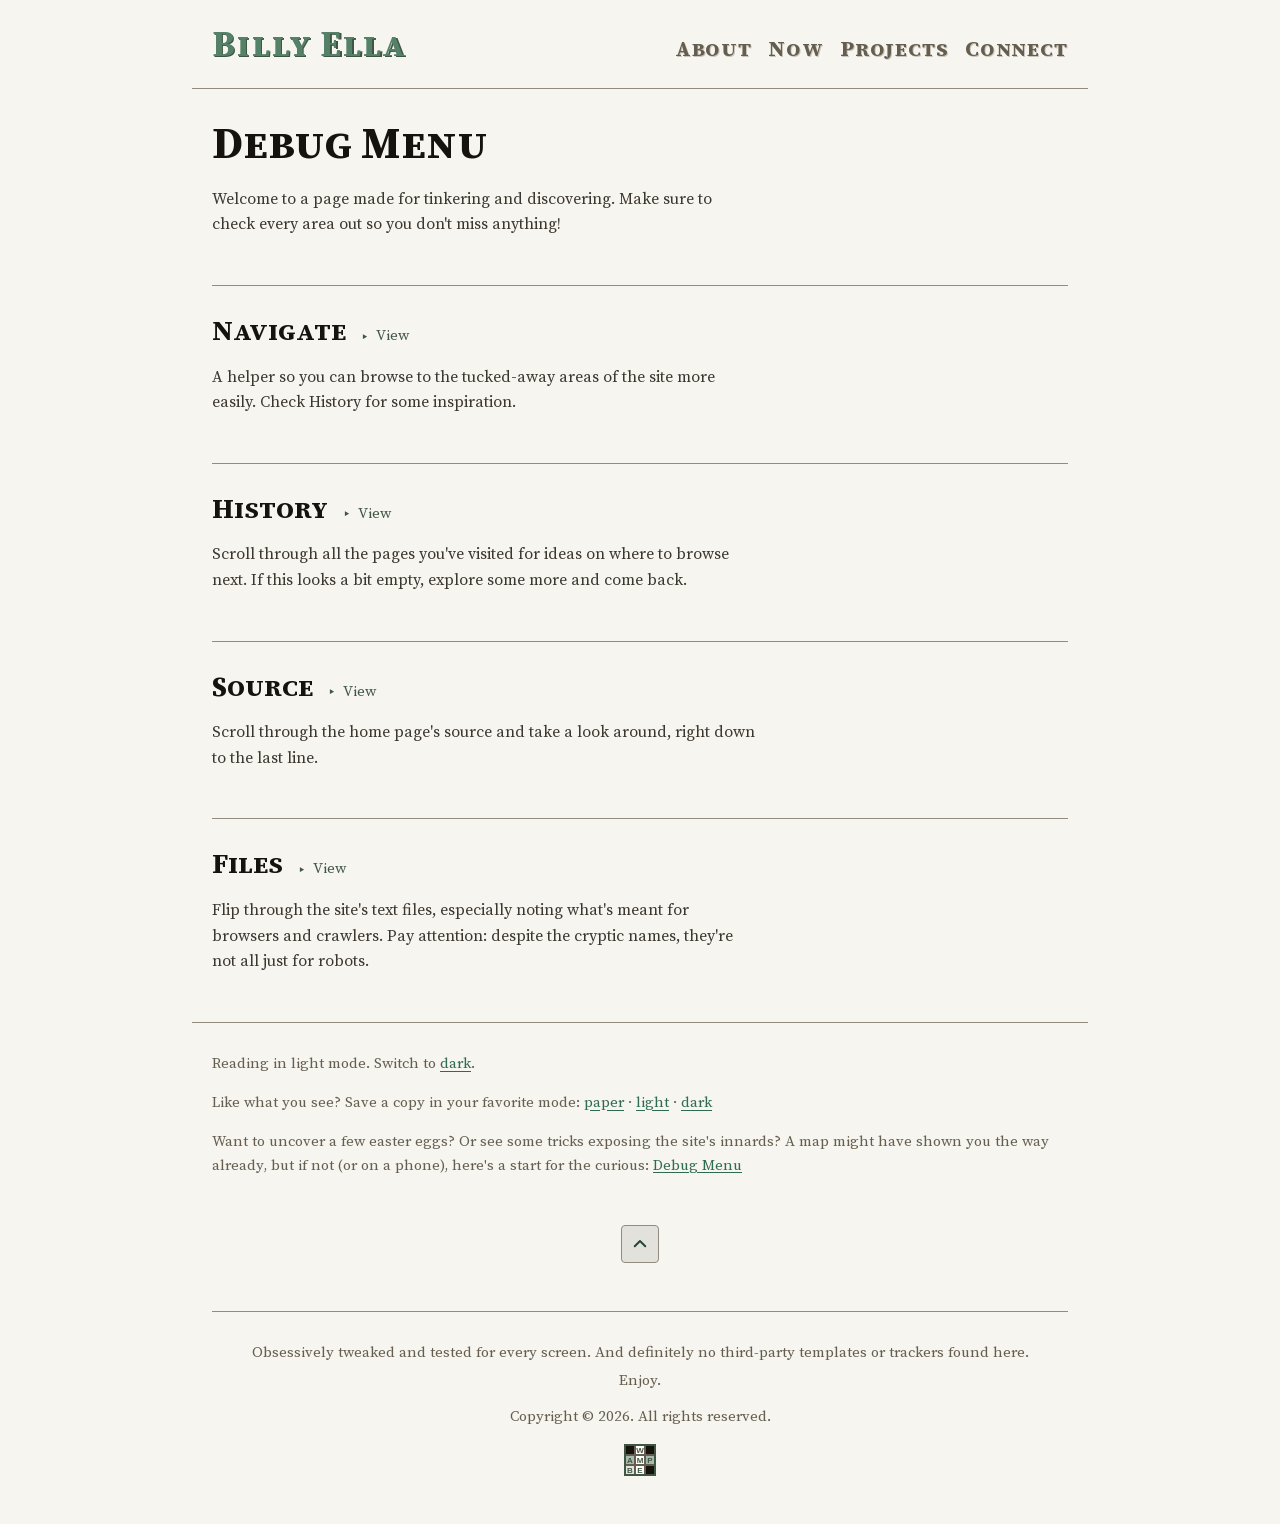
<file: debug/index.html>
<!doctype html>
<html lang="en">
  <head>
    <meta charset="UTF-8" /><meta http-equiv="Content-Security-Policy" content="default-src 'none'; script-src 'self' 'sha256-KefHrFZMYR0f2i9cxBSf4rLm8jeDpmTRTpuXYvpNRAk='; style-src 'self'; img-src 'self'; font-src 'self'; connect-src 'self'; manifest-src 'self'; base-uri 'self'; form-action 'none'; object-src 'none'" />
    <meta name="viewport" content="width=device-width, initial-scale=1" />
    <title>Billy Ella | Debug Menu</title>
    
    
    <meta name="description" content="A page for the curious, especially if you're on a phone." />
    <meta property="og:type" content="website" />
    <meta property="og:title" content="Debug Menu" />
    <meta property="og:description" content="A page for the curious, especially if you're on a phone." />
    <meta property="og:image" content="https://williamella.com/assets/og-card.png" />
    <meta property="og:url" content="https://williamella.com/debug/" />
    <meta name="twitter:card" content="summary_large_image" />
    <link rel="canonical" href="https://williamella.com/debug/" />
    
    
    <meta
      property="og:image:alt"
      content="A small crossword grid on a dark background, with one column and one square shaded apart."
    />
    <meta
      name="twitter:image:alt"
      content="A small crossword grid on a dark background, with one column and one square shaded apart."
    />
    <meta property="og:site_name" content="Billy Ella" />
    
    
    <meta name="theme-color" content="#f7f5ef" media="(prefers-color-scheme: light)" />
    <meta name="theme-color" content="#23211d" media="(prefers-color-scheme: dark)" />
    
    <link rel="icon" href="../assets/favicon.svg" type="image/svg+xml" />
    <link rel="apple-touch-icon" href="../apple-touch-icon.png" />
    <link rel="manifest" href="../manifest.webmanifest" />
    
    <meta name="color-scheme" content="light dark" />
    <script>if(navigator.standalone===true){
document.documentElement.setAttribute("data-home-app","");
}
try{
const saved=localStorage.getItem("mode");
if(saved==="light"||saved==="dark"){
document.documentElement.setAttribute("data-mode",saved);
document.querySelector("meta[name=color-scheme]").content=saved;
}
}catch{
}
{
const root=document.documentElement;
const handOff=()=>{
if(!document.querySelector('meta[name="darkreader"]')){
return false;
}
if(!root.hasAttribute("data-mode")){
root.setAttribute("data-mode","dark");
root.setAttribute("data-mode-source","extension");
document.querySelector("meta[name=color-scheme]").content="dark";
}
const lock=document.createElement("meta");
lock.name="darkreader-lock";
document.head.append(lock);
return true;
};
if(!handOff()){
const watch=new MutationObserver(()=>handOff()&&watch.disconnect());
watch.observe(document.head,{childList:true});
addEventListener("load",()=>watch.disconnect());
}
}</script>
    
    <link rel="stylesheet" href="../shared/fonts.css" />
    <link rel="stylesheet" href="../shared/tokens.css" />
    <link rel="stylesheet" href="../shared/measures.css" />
    <link rel="stylesheet" href="../shared/base.css" />
    <link rel="stylesheet" href="../shared/masthead.css" />
    <link rel="stylesheet" href="../shared/disclosure.css" />
    <link rel="stylesheet" href="../shared/reveal.css" />
    <link rel="stylesheet" href="../shared/mode-control.css" />
    <link rel="stylesheet" href="../shared/site-mark.css" />
    <link rel="stylesheet" href="../shared/debug.css" />
  <meta name="robots" content="noindex" /></head>
  <body>
    
    <a class="skip-link" href="#main">Skip to content</a>
    
    <header class="masthead" id="top">
      
      <div class="masthead__brand">
        <a class="masthead__name" href="../index.html">Billy Ella</a>
        <a class="masthead__paper-name" href="#top" hidden>Billy Ella</a>
      </div>
      <details class="masthead__menu">
        <summary aria-controls="masthead-sections">Menu</summary>
      </details>
      
      
      <nav id="masthead-sections" class="masthead__nav" aria-label="Sections">
        <a href="../index.html#about">About</a>
        <span class="masthead__paper-word" hidden>About</span>
        <a href="../index.html#now">Now</a>
        <span class="masthead__paper-word" hidden>Now</span>
        <a href="../index.html#projects">Projects</a>
        <span class="masthead__paper-word" hidden>Projects</span>
        <a href="../index.html#connect">Connect</a>
        <span class="masthead__paper-word" hidden>Connect</span>
      </nav>
      
    </header>
    <main class="shell" id="main">
      
      <pre class="reader-note" inert>
════════════════════════
HEY YOU! YES YOU! Get
out of reader view! This
site isn't designed to
be used that way.
════════════════════════</pre>
      
      
      <h1>Debug Menu</h1>
      <p>
        Welcome to a page made for tinkering and discovering. Make sure to check every area out so you don't miss
        anything!
      </p>
      <noscript>
        <p>
          Unfortunately for you, your scripts are off, so this page is currently nonfunctional. Please enable scripts if
          you're still curious and want to explore.
        </p>
      </noscript>
      <section>
        <h2 id="location-heading"><span id="location-name">Navigate</span></h2>
        <p>
          A helper so you can browse to the tucked-away areas of the site more easily. Check History for some
          inspiration.
        </p>
        <div id="location-box" class="disclosure__panel location-box" data-disclosure-label="View" hidden>
          <div id="location-field" class="location-field" data-prefix="williamella.com/" data-go="Go →"></div>
        </div>
        <p
          id="location-status"
          class="debug__status"
          role="status"
          data-words="Hey! No funny business. Only reasonable site inputs, please."
        ></p>
      </section>
      <section>
        <h2 id="visits-heading"><span id="visits-name">History</span></h2>
        <p>
          Scroll through all the pages you've visited for ideas on where to browse next. If this looks a bit empty,
          explore some more and come back.
        </p>
        <p id="visit-blocked">Error: this browser cannot keep a list of visited pages.</p>
        <p id="visit-empty" class="debug__status" role="status" data-words="No pages have been visited yet."></p>
        <div id="visit-box" class="disclosure__panel debug-box" data-disclosure-label="View" hidden>
          <p id="visit-site" class="visit-site" data-words="williamella.com/" translate="no"></p>
          <ol id="visit-list" class="debug-box__text visit-list" aria-labelledby="visits-name" translate="no"></ol>
        </div>
      </section>
      <section>
        <h2 id="source-heading"><span id="source-name">Source</span></h2>
        <p>Scroll through the home page's source and take a look around, right down to the last line.</p>
        <p
          id="source-status"
          class="debug__status"
          role="status"
          data-words="Error: source didn't load. Try again later."
        ></p>
        <div id="page-source" class="disclosure__panel debug-box" data-disclosure-label="View" hidden>
          <pre class="debug-box__text" tabindex="0" role="group" aria-labelledby="source-name" translate="no"></pre>
        </div>
      </section>
      <section>
        <h2 id="files-heading"><span id="files-name">Files</span></h2>
        <p>
          Flip through the site's text files, especially noting what's meant for browsers and crawlers. Pay attention:
          despite the cryptic names, they're not all just for robots.
        </p>
        <p
          id="files-status"
          class="debug__status"
          role="status"
          data-words="Error: file didn't load. Try again later."
        ></p>
        <div id="file-box" class="disclosure__panel debug-box" data-disclosure-label="View" hidden>
          <div
            id="file-list"
            class="file-list"
            data-files="404.html about/index.html assets/fonts/OFL.txt connect/index.html crossword/crossword-address.js crossword/crossword-anchor.js crossword/crossword-arrow.js crossword/crossword-controls.js crossword/crossword-deck.js crossword/crossword-dismiss.js crossword/crossword-grid.css crossword/crossword-hit.js crossword/crossword-interact.js crossword/crossword-load.js crossword/crossword-number.js crossword/crossword-opener.js crossword/crossword-readout.css crossword/crossword-readout.js crossword/crossword-render.js crossword/crossword-ring.js crossword/crossword-set.js crossword/crossword-settings.js crossword/crossword-spotlight.js crossword/crossword-theme.js crossword/crossword.css data/album.json data/books.json data/connect.json data/covers.json data/films.json data/puzzles.json debug/index.html entry/debug.js entry/index.js entry/not-found-hand-off.js entry/not-found.js entry/now-archive.js entry/projects.js index.html manifest.webmanifest now/feed.xml now/index.html projects/index.html robots.txt shared/base.css shared/card-placeholder.js shared/card-signals.js shared/card-slides.js shared/card-sources.js shared/cards.js shared/connect.css shared/connect.js shared/debug.css shared/disclosure.css shared/disclosure.js shared/dom-words.js shared/file-list-table.js shared/file-list.js shared/file-tree.js shared/fonts.css shared/hero-crossword.css shared/home-app.js shared/image-failure.js shared/location-field.js shared/magic-word-badge.js shared/magic-word-drawing.js shared/magic-word-eggs.js shared/magic-word-face.js shared/magic-word-figure.js shared/magic-word-hinted-cascade.js shared/magic-word-hinted-dialog.js shared/magic-word-hinted-flight.js shared/magic-word-hinted.css shared/magic-word-hook.js shared/magic-word-lettering.js shared/magic-word-old-site.js shared/magic-word-paper.js shared/magic-word-place.js shared/magic-word-reward-graphic.js shared/magic-word-sentence.js shared/magic-word.css shared/magic-word.js shared/masthead-menu.js shared/masthead.css shared/matrix-choice.css shared/matrix-choice.js shared/matrix-dialog.js shared/matrix-egg.css shared/matrix-egg.js shared/matrix-hands-outline.js shared/matrix-hands-shape.js shared/matrix-hands.css shared/matrix-hands.js shared/matrix-rain-columns.js shared/matrix-rain-glyphs.js shared/matrix-rain.css shared/matrix-rain.js shared/matrix-red-pill-dialog.js shared/matrix-tokens.css shared/measures.css shared/mode-control.css shared/mode-state.js shared/mode.js shared/not-found-back.js shared/not-found-future.js shared/not-found-reboot.js shared/not-found-screen.css shared/not-found-screen.js shared/not-found.css shared/now-archive-years.js shared/now-archive.css shared/now-band.css shared/now-carousel.js shared/now-layout-stale.js shared/now-notes-paging.js shared/now-notes.css shared/now-notes.js shared/now-pager-controls.js shared/now-pager-dots.js shared/now-pager.css shared/now-photo-unavailable.js shared/now-photo.js shared/now.css shared/page-source.js shared/print-still.js shared/projects-page.css shared/projects-teaser.css shared/puzzle-memory.js shared/reveal.css shared/site-mark.css shared/subheadings.css shared/svg.js shared/text-reveal.js shared/then-redirect.css shared/timed-fetch.js shared/tokens.css shared/visit-list.js shared/visit-panel.js sitemap.xml then/2026/index.html then/index.html whereabouts/index.html"
            data-name="Name"
            data-type="Type"
            data-size="Size"
          ></div>
          <pre class="debug-box__text" tabindex="0" role="group" aria-labelledby="files-name" translate="no"></pre>
        </div>
      </section>
      
    </main>
    
    
    
    <footer class="colophon">
      <p
        class="mode-note"
        data-action-lead="Switch to"
        data-action-dark="dark"
        data-action-light="light"
        data-action-joiner=", not "
        data-forget-lead="or match your"
        data-forget-word="device"
      >
        Reading in <span class="mode-note__when-light">light</span><span class="mode-note__joiner"> mode, not </span
        ><span class="mode-note__when-dark">dark</span> mode.
      </p>
      <p
        class="save-note"
        id="save"
        data-save-lead="Like what you see? Save a copy in your favorite mode:"
        data-save-paper="paper"
        data-save-light="light"
        data-save-dark="dark"
        data-save-joiner=" · "
        data-app-lead="Like what you see? Tap"
        data-app-word="save"
        data-app-tail=", pick Open in Safari, and then choose your favorite mode"
      ></p>
      <p class="colophon__debug" id="colophon-debug">
        Want to uncover a few easter eggs? Or see some tricks exposing the site's innards? A map might have shown you
        the way already, but if not (or on a phone), here's a start for the curious: <a href="../debug/">Debug Menu</a>
      </p>
      <div class="colophon__top">
        <a class="colophon__top-link" href="#top" title="Back to the top"
          ><svg class="colophon__top-glyph" aria-hidden="true" viewBox="0 0 18 18">
            <path d="M11.25 3.75L6 9L11.25 14.25"></path></svg
          ><span class="visually-hidden">Back to the top</span></a
        >
      </div>
      <div class="colophon__close">
        <p class="colophon__tagline">
          <span class="colophon__line"
            >Obsessively tweaked and tested for every screen. And definitely no third‑party templates or trackers
            found here.</span
          >
          <span class="colophon__line">Enjoy.</span>
        </p>
        <p class="colophon__rights">Copyright © 2026. All rights reserved.</p>
        <div class="colophon__sign">
          <a class="colophon__sign-link" href="../index.html">
            <svg class="site-mark" viewBox="0 0 16 16" aria-hidden="true" focusable="false">
              <rect class="site-mark__ring" width="16" height="16" />
              <rect class="site-mark__lines" x="1" y="1" width="14" height="14" />
              <g class="site-mark__block">
                <rect x="1" y="1" width="4" height="4" />
                <rect x="11" y="1" width="4" height="4" />
                <rect x="11" y="11" width="4" height="4" />
              </g>
              <g class="site-mark__name">
                <rect x="6" y="1" width="4" height="4" />
                <rect x="6" y="6" width="4" height="4" />
                <rect x="6" y="11" width="4" height="4" />
              </g>
              <g class="site-mark__second">
                <rect x="1" y="11" width="4" height="4" />
              </g>
              <g class="site-mark__rest">
                <rect x="1" y="6" width="4" height="4" />
                <rect x="11" y="6" width="4" height="4" />
              </g>
              <g
                font-family="'Helvetica Neue', Helvetica, Arial, sans-serif"
                font-weight="700"
                font-size="4"
                text-anchor="middle"
              >
                <g class="site-mark__name-letter">
                  <text x="8" y="4.48">W</text>
                  <text x="8" y="9.48">M</text>
                  <text x="8" y="14.48">E</text>
                </g>
                <g class="site-mark__second-letter">
                  <text x="3" y="14.48">B</text>
                </g>
                <g class="site-mark__rest-letter">
                  <text x="3" y="9.48">A</text>
                  <text x="13" y="9.48">P</text>
                </g>
              </g>
            </svg>
            <span class="visually-hidden">Home</span>
          </a>
          <a class="colophon__paper-sign" href="#top" hidden>
            <svg class="site-mark" viewBox="0 0 16 16" aria-hidden="true" focusable="false">
              <rect class="site-mark__ring" width="16" height="16" />
              <rect class="site-mark__lines" x="1" y="1" width="14" height="14" />
              <g class="site-mark__block">
                <rect x="1" y="1" width="4" height="4" />
                <rect x="11" y="1" width="4" height="4" />
                <rect x="11" y="11" width="4" height="4" />
              </g>
              <g class="site-mark__name">
                <rect x="6" y="1" width="4" height="4" />
                <rect x="6" y="6" width="4" height="4" />
                <rect x="6" y="11" width="4" height="4" />
              </g>
              <g class="site-mark__second">
                <rect x="1" y="11" width="4" height="4" />
              </g>
              <g class="site-mark__rest">
                <rect x="1" y="6" width="4" height="4" />
                <rect x="11" y="6" width="4" height="4" />
              </g>
              <g
                font-family="'Helvetica Neue', Helvetica, Arial, sans-serif"
                font-weight="700"
                font-size="4"
                text-anchor="middle"
              >
                <g class="site-mark__name-letter">
                  <text x="8" y="4.48">W</text>
                  <text x="8" y="9.48">M</text>
                  <text x="8" y="14.48">E</text>
                </g>
                <g class="site-mark__second-letter">
                  <text x="3" y="14.48">B</text>
                </g>
                <g class="site-mark__rest-letter">
                  <text x="3" y="9.48">A</text>
                  <text x="13" y="9.48">P</text>
                </g>
              </g>
            </svg>
            <span class="visually-hidden">Back to the top</span>
          </a>
        </div>
      </div>
      <pre class="reader-note" inert>
════════════════════════
SEE? I TOLD YOU SO!
Really, get outta here!
════════════════════════</pre>
    </footer>
    
    <script type="module" src="../entry/debug.js"></script>
  </body>
</html>
</file>
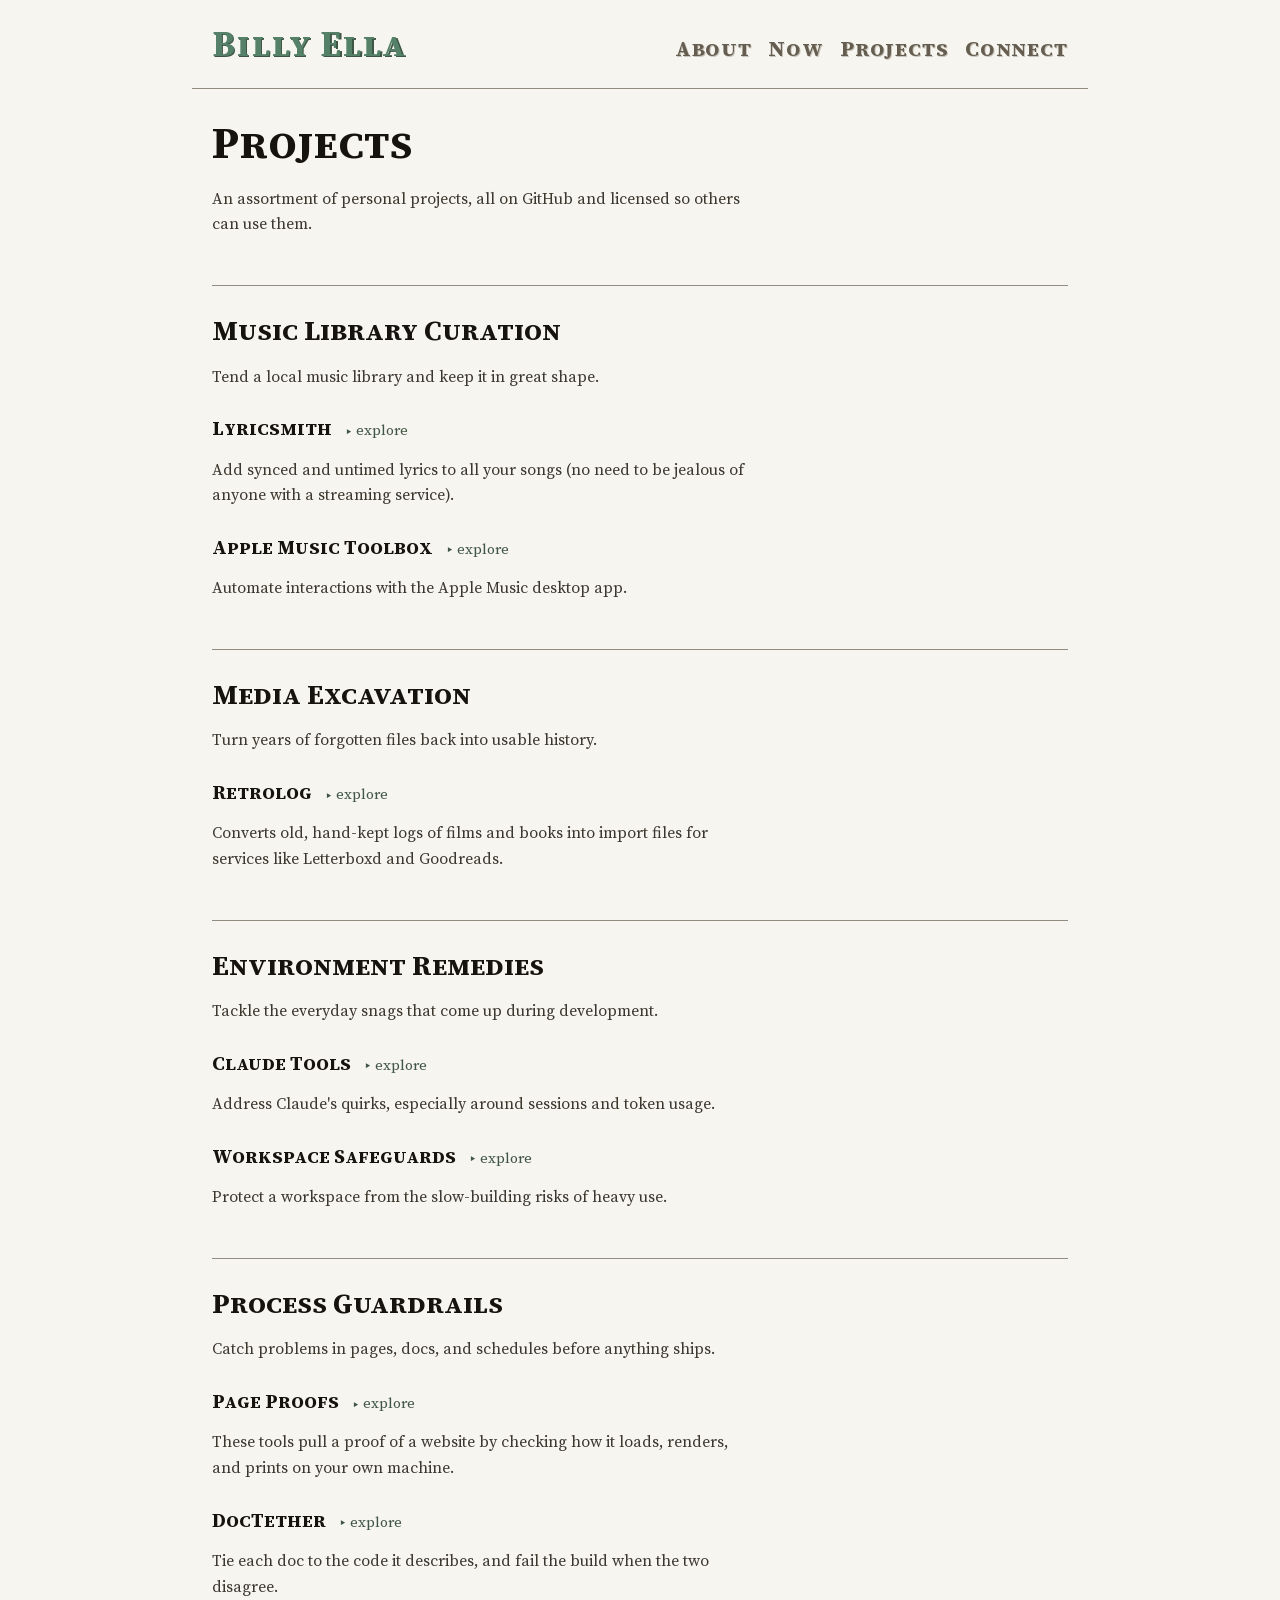
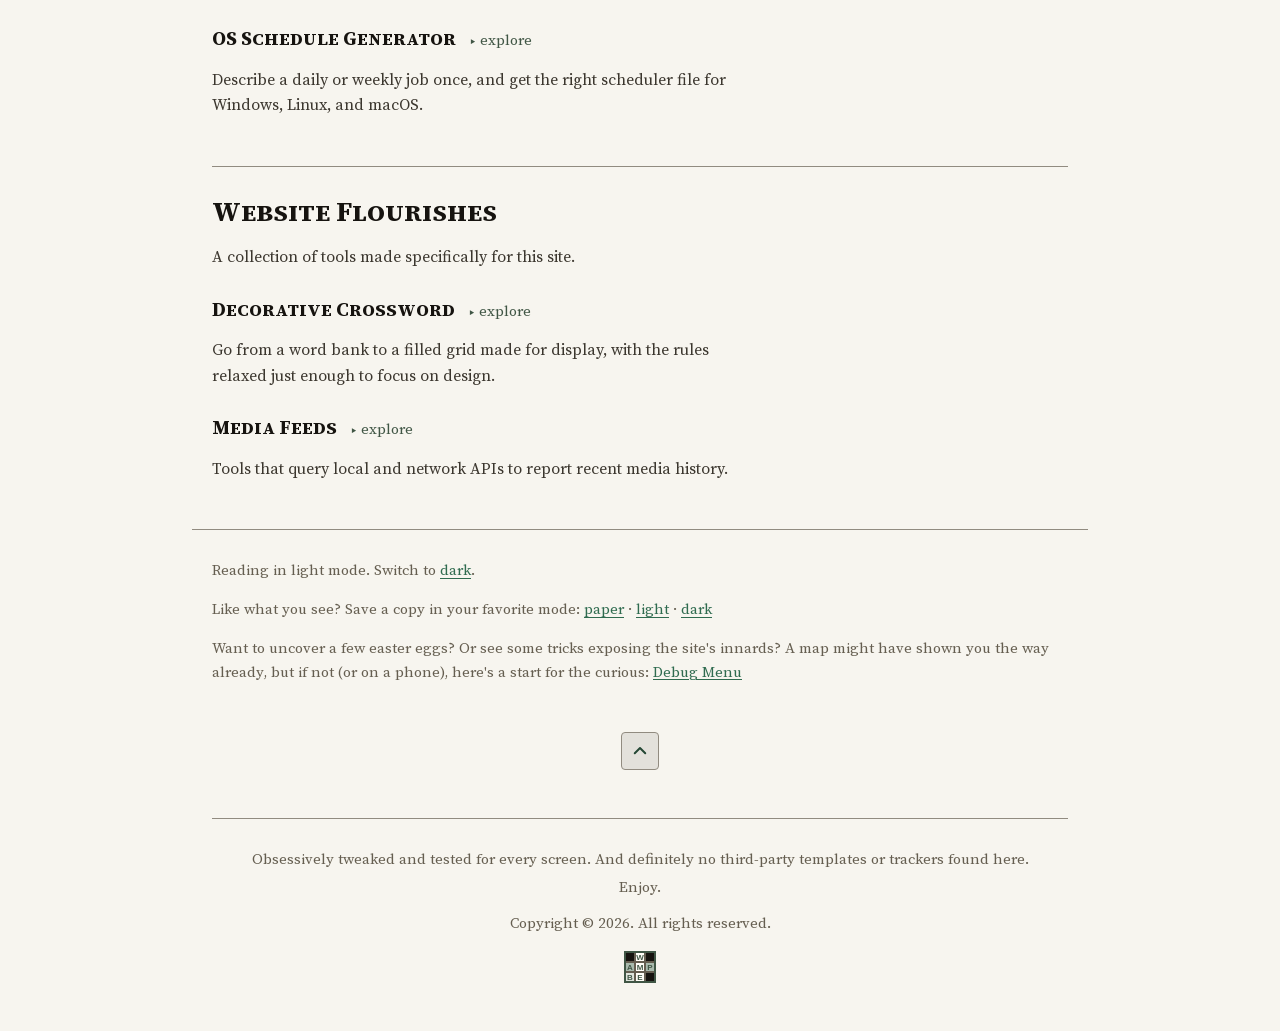
<file: projects/index.html>
<!doctype html>

<html lang="en">
  <head>
    <meta charset="UTF-8" /><meta http-equiv="Content-Security-Policy" content="default-src 'none'; script-src 'self' 'sha256-KefHrFZMYR0f2i9cxBSf4rLm8jeDpmTRTpuXYvpNRAk='; style-src 'self'; img-src 'self'; font-src 'self'; connect-src 'self'; manifest-src 'self'; base-uri 'self'; form-action 'none'; object-src 'none'" />
    <meta name="viewport" content="width=device-width, initial-scale=1" />
    <title>Billy Ella | Projects</title>
    <meta
      name="description"
      content="An assortment of personal projects, all on GitHub and licensed so others can use them."
    />
    <meta property="og:type" content="website" />
    <meta property="og:title" content="Projects" />
    <meta
      property="og:description"
      content="An assortment of personal projects, all on GitHub and licensed so others can use them."
    />
    <meta property="og:image" content="https://williamella.com/assets/og-card.png" />
    <meta property="og:url" content="https://williamella.com/projects/" />
    <meta name="twitter:card" content="summary_large_image" />
    
    <meta
      property="og:image:alt"
      content="A small crossword grid on a dark background, with one column and one square shaded apart."
    />
    <meta
      name="twitter:image:alt"
      content="A small crossword grid on a dark background, with one column and one square shaded apart."
    />
    <meta property="og:site_name" content="Billy Ella" />
    
    <link rel="canonical" href="https://williamella.com/projects/" />
    
    <meta name="theme-color" content="#f7f5ef" media="(prefers-color-scheme: light)" />
    <meta name="theme-color" content="#23211d" media="(prefers-color-scheme: dark)" />
    
    <link rel="icon" href="../assets/favicon.svg" type="image/svg+xml" />
    <link rel="apple-touch-icon" href="../apple-touch-icon.png" />
    <link rel="manifest" href="../manifest.webmanifest" />
    
    <meta name="color-scheme" content="light dark" />
    <script>if(navigator.standalone===true){
document.documentElement.setAttribute("data-home-app","");
}
try{
const saved=localStorage.getItem("mode");
if(saved==="light"||saved==="dark"){
document.documentElement.setAttribute("data-mode",saved);
document.querySelector("meta[name=color-scheme]").content=saved;
}
}catch{
}
{
const root=document.documentElement;
const handOff=()=>{
if(!document.querySelector('meta[name="darkreader"]')){
return false;
}
if(!root.hasAttribute("data-mode")){
root.setAttribute("data-mode","dark");
root.setAttribute("data-mode-source","extension");
document.querySelector("meta[name=color-scheme]").content="dark";
}
const lock=document.createElement("meta");
lock.name="darkreader-lock";
document.head.append(lock);
return true;
};
if(!handOff()){
const watch=new MutationObserver(()=>handOff()&&watch.disconnect());
watch.observe(document.head,{childList:true});
addEventListener("load",()=>watch.disconnect());
}
}</script>
    
    <link rel="stylesheet" href="../shared/fonts.css" />
    <link rel="stylesheet" href="../shared/tokens.css" />
    <link rel="stylesheet" href="../shared/measures.css" />
    <link rel="stylesheet" href="../shared/base.css" />
    <link rel="stylesheet" href="../shared/projects-page.css" />
    <link rel="stylesheet" href="../shared/masthead.css" />
    <link rel="stylesheet" href="../shared/disclosure.css" />
    <link rel="stylesheet" href="../shared/reveal.css" />
    <link rel="stylesheet" href="../shared/mode-control.css" />
    <link rel="stylesheet" href="../shared/site-mark.css" />
    <script type="module" src="../entry/projects.js"></script>
  <meta name="robots" content="noindex" /></head>
  <body>
    
    <a class="skip-link" href="#main">Skip to content</a>
    
    <header class="masthead" id="top">
      
      <div class="masthead__brand">
        <a class="masthead__name" href="../index.html">Billy Ella</a>
        <a class="masthead__paper-name" href="#top" hidden>Billy Ella</a>
      </div>
      <details class="masthead__menu">
        <summary aria-controls="masthead-sections">Menu</summary>
      </details>
      
      
      <nav id="masthead-sections" class="masthead__nav" aria-label="Sections">
        <a href="../index.html#about">About</a>
        <span class="masthead__paper-word" hidden>About</span>
        <a href="../index.html#now">Now</a>
        <span class="masthead__paper-word" hidden>Now</span>
        <a href="../index.html#projects">Projects</a>
        <span class="masthead__paper-word" hidden>Projects</span>
        <a href="../index.html#connect">Connect</a>
        <span class="masthead__paper-word" hidden>Connect</span>
      </nav>
      
    </header>
    <main class="shell" id="main">
      
      <pre class="reader-note" inert>
════════════════════════
HEY YOU! YES YOU! Get
out of reader view! This
site isn't designed to
be used that way.
════════════════════════</pre>
      
      <h1>Projects</h1>
      <p>An assortment of personal projects, all on GitHub and licensed so others can use them.</p>
      <h2>Music Library Curation</h2>
      <p>Tend a local music library and keep it in great shape.</p>
      <h3>Lyricsmith</h3>
      <p>Add synced and untimed lyrics to all your songs (no need to be jealous of anyone with a streaming service).</p>
      <div
        class="disclosure__panel project-tools__panel"
        id="tools-lyricsmith"
        data-disclosure-label="explore"
        data-disclosure-name
        hidden
      >
        <ul class="project-tools">
          <li class="project-tool">
            <p class="project-tool__label">
              <a href="https://github.com/blink9cd/lyricsmith/tree/main/album">Album</a>
            </p>
            <p class="project-tool__text">
              Finds both synced and untimed lyrics for every track on an album using a variety of sources. It can write
              LRC/TXT sidecar files or embed SYLT/USLT lyrics directly into MP3s.
            </p>
          </li>
          <li class="project-tool">
            <p class="project-tool__label">
              <a href="https://github.com/blink9cd/lyricsmith/tree/main/sweep">Sweep</a>
            </p>
            <p class="project-tool__text">Runs Album across a whole library, one album at a time.</p>
          </li>
          <li class="project-tool">
            <p class="project-tool__label"><a href="https://github.com/blink9cd/lyricsmith/tree/main/sync">Sync</a></p>
            <p class="project-tool__text">
              For songs that only have untimed lyrics available, this matches them to the song's own audio. It works
              offline to separate the vocals and align the words to them.
            </p>
          </li>
          <li class="project-tool">
            <p class="project-tool__label">
              <a href="https://github.com/blink9cd/lyricsmith/tree/main/transcribe">Transcribe</a>
            </p>
            <p class="project-tool__text">
              For songs with no lyrics available (or genres like stand-up comedy that generally don't have them), this
              generates synced and untimed lyrics offline directly from the audio file.
            </p>
          </li>
        </ul>
      </div>
      <noscript>
        <ul class="project-tools">
          <li class="project-tool">
            <p class="project-tool__label">
              <a href="https://github.com/blink9cd/lyricsmith/tree/main/album">Album</a>
            </p>
            <p class="project-tool__text">
              Finds both synced and untimed lyrics for every track on an album using a variety of sources. It can write
              LRC/TXT sidecar files or embed SYLT/USLT lyrics directly into MP3s.
            </p>
          </li>
          <li class="project-tool">
            <p class="project-tool__label">
              <a href="https://github.com/blink9cd/lyricsmith/tree/main/sweep">Sweep</a>
            </p>
            <p class="project-tool__text">Runs Album across a whole library, one album at a time.</p>
          </li>
          <li class="project-tool">
            <p class="project-tool__label"><a href="https://github.com/blink9cd/lyricsmith/tree/main/sync">Sync</a></p>
            <p class="project-tool__text">
              For songs that only have untimed lyrics available, this matches them to the song's own audio. It works
              offline to separate the vocals and align the words to them.
            </p>
          </li>
          <li class="project-tool">
            <p class="project-tool__label">
              <a href="https://github.com/blink9cd/lyricsmith/tree/main/transcribe">Transcribe</a>
            </p>
            <p class="project-tool__text">
              For songs with no lyrics available (or genres like stand-up comedy that generally don't have them), this
              generates synced and untimed lyrics offline directly from the audio file.
            </p>
          </li>
        </ul>
      </noscript>
      <h3>Apple Music Toolbox</h3>
      <p>Automate interactions with the Apple Music desktop app.</p>
      <div
        class="disclosure__panel project-tools__panel"
        id="tools-apple-music-toolbox"
        data-disclosure-label="explore"
        data-disclosure-name
        hidden
      >
        <ul class="project-tools">
          <li class="project-tool">
            <p class="project-tool__label">
              <a href="https://github.com/blink9cd/apple-music-toolbox/tree/main/album_stats">Album Stats</a>
            </p>
            <p class="project-tool__text">
              Reports various stats about an album, such as track count, favorite tracks, and year.
            </p>
          </li>
          <li class="project-tool">
            <p class="project-tool__label">
              <a href="https://github.com/blink9cd/apple-music-toolbox/tree/main/recently_added">Recently Added</a>
            </p>
            <p class="project-tool__text">Finds the albums most recently added to Apple Music.</p>
          </li>
          <li class="project-tool">
            <p class="project-tool__label">
              <a href="https://github.com/blink9cd/apple-music-toolbox/tree/main/tag_refresh">Tag Refresh</a>
            </p>
            <p class="project-tool__text">
              Makes the Music app reread the tags of changed MP3s, so what it shows matches the files again.
            </p>
          </li>
        </ul>
      </div>
      <noscript>
        <ul class="project-tools">
          <li class="project-tool">
            <p class="project-tool__label">
              <a href="https://github.com/blink9cd/apple-music-toolbox/tree/main/album_stats">Album Stats</a>
            </p>
            <p class="project-tool__text">
              Reports various stats about an album, such as track count, favorite tracks, and year.
            </p>
          </li>
          <li class="project-tool">
            <p class="project-tool__label">
              <a href="https://github.com/blink9cd/apple-music-toolbox/tree/main/recently_added">Recently Added</a>
            </p>
            <p class="project-tool__text">Finds the albums most recently added to Apple Music.</p>
          </li>
          <li class="project-tool">
            <p class="project-tool__label">
              <a href="https://github.com/blink9cd/apple-music-toolbox/tree/main/tag_refresh">Tag Refresh</a>
            </p>
            <p class="project-tool__text">
              Makes the Music app reread the tags of changed MP3s, so what it shows matches the files again.
            </p>
          </li>
        </ul>
      </noscript>
      <h2>Media Excavation</h2>
      <p>Turn years of forgotten files back into usable history.</p>
      <h3>Retrolog</h3>
      <p>
        Converts old, hand-kept logs of films and books into import files for services like Letterboxd and Goodreads.
      </p>
      <div
        class="disclosure__panel project-tools__panel"
        id="tools-retrolog"
        data-disclosure-label="explore"
        data-disclosure-name
        hidden
      >
        <ul class="project-tools">
          <li class="project-tool">
            <p class="project-tool__label">
              <span
                ><a href="https://github.com/blink9cd/retrolog/tree/main/retrolog_survey">Survey</a> ·
                <a href="https://github.com/blink9cd/retrolog/tree/main/retrolog_parse">Parse</a></span
              >
            </p>
            <p class="project-tool__text">
              Maps the formats and rating styles across the folder, then turns each line into a row with its date and
              rating, using rules you write.
            </p>
          </li>
          <li class="project-tool">
            <p class="project-tool__label">
              <span
                ><a href="https://github.com/blink9cd/retrolog/tree/main/retrolog_resolve">Resolve</a> ·
                <a href="https://github.com/blink9cd/retrolog/tree/main/retrolog_review">Review</a></span
              >
            </p>
            <p class="project-tool__text">
              Matches each title to a TMDB entry and puts the ones it can't settle alone on a local page for you to pick
              from.
            </p>
          </li>
          <li class="project-tool">
            <p class="project-tool__label">
              <span><a href="https://github.com/blink9cd/retrolog/tree/main/retrolog_export">Export</a></span>
            </p>
            <p class="project-tool__text">
              Writes numbered Letterboxd import files holding only the films your account doesn't have yet.
            </p>
          </li>
        </ul>
      </div>
      <noscript>
        <ul class="project-tools">
          <li class="project-tool">
            <p class="project-tool__label">
              <span
                ><a href="https://github.com/blink9cd/retrolog/tree/main/retrolog_survey">Survey</a> ·
                <a href="https://github.com/blink9cd/retrolog/tree/main/retrolog_parse">Parse</a></span
              >
            </p>
            <p class="project-tool__text">
              Maps the formats and rating styles across the folder, then turns each line into a row with its date and
              rating, using rules you write.
            </p>
          </li>
          <li class="project-tool">
            <p class="project-tool__label">
              <span
                ><a href="https://github.com/blink9cd/retrolog/tree/main/retrolog_resolve">Resolve</a> ·
                <a href="https://github.com/blink9cd/retrolog/tree/main/retrolog_review">Review</a></span
              >
            </p>
            <p class="project-tool__text">
              Matches each title to a TMDB entry and puts the ones it can't settle alone on a local page for you to pick
              from.
            </p>
          </li>
          <li class="project-tool">
            <p class="project-tool__label">
              <span><a href="https://github.com/blink9cd/retrolog/tree/main/retrolog_export">Export</a></span>
            </p>
            <p class="project-tool__text">
              Writes numbered Letterboxd import files holding only the films your account doesn't have yet.
            </p>
          </li>
        </ul>
      </noscript>
      <h2>Environment Remedies</h2>
      <p>Tackle the everyday snags that come up during development.</p>
      <h3>Claude Tools</h3>
      <p>Address Claude's quirks, especially around sessions and token usage.</p>
      <div
        class="disclosure__panel project-tools__panel"
        id="tools-claude-tools"
        data-disclosure-label="explore"
        data-disclosure-name
        hidden
      >
        <ul class="project-tools">
          <li class="project-tool">
            <p class="project-tool__label">
              <a href="https://github.com/blink9cd/claude-tools/tree/main/usage_window_primer">Usage Window Primer</a>
            </p>
            <p class="project-tool__text">
              Keeps a Claude subscription's five-hour usage window running while the machine is unattended, so a fresh
              window is already open when you return.
            </p>
          </li>
          <li class="project-tool">
            <p class="project-tool__label">
              <a href="https://github.com/blink9cd/claude-tools/tree/main/remote_session_reviver"
                >Remote Session Reviver</a
              >
            </p>
            <p class="project-tool__text">
              Keeps the Claude desktop app's Code sessions reachable from a phone through Remote Control, even after
              updates and restarts turn it off.
            </p>
          </li>
        </ul>
      </div>
      <noscript>
        <ul class="project-tools">
          <li class="project-tool">
            <p class="project-tool__label">
              <a href="https://github.com/blink9cd/claude-tools/tree/main/usage_window_primer">Usage Window Primer</a>
            </p>
            <p class="project-tool__text">
              Keeps a Claude subscription's five-hour usage window running while the machine is unattended, so a fresh
              window is already open when you return.
            </p>
          </li>
          <li class="project-tool">
            <p class="project-tool__label">
              <a href="https://github.com/blink9cd/claude-tools/tree/main/remote_session_reviver"
                >Remote Session Reviver</a
              >
            </p>
            <p class="project-tool__text">
              Keeps the Claude desktop app's Code sessions reachable from a phone through Remote Control, even after
              updates and restarts turn it off.
            </p>
          </li>
        </ul>
      </noscript>
      <h3>Workspace Safeguards</h3>
      <p>Protect a workspace from the slow-building risks of heavy use.</p>
      <div
        class="disclosure__panel project-tools__panel"
        id="tools-workspace-safeguards"
        data-disclosure-label="explore"
        data-disclosure-name
        hidden
      >
        <ul class="project-tools">
          <li class="project-tool">
            <p class="project-tool__label">
              <a href="https://github.com/blink9cd/development-tools/tree/main/git_workspace_backup"
                >Git Workspace Backup</a
              >
            </p>
            <p class="project-tool__text">
              Keeps a daily backup of an entire workspace in cloud storage, covering what remote version control misses.
            </p>
          </li>
          <li class="project-tool">
            <p class="project-tool__label">
              <a href="https://github.com/blink9cd/apfs-tm-snapfree">APFS TM Snapfree</a>
            </p>
            <p class="project-tool__text">
              Stops Time Machine snapshots from piling up on an APFS drive busy with git worktrees.
            </p>
          </li>
        </ul>
      </div>
      <noscript>
        <ul class="project-tools">
          <li class="project-tool">
            <p class="project-tool__label">
              <a href="https://github.com/blink9cd/development-tools/tree/main/git_workspace_backup"
                >Git Workspace Backup</a
              >
            </p>
            <p class="project-tool__text">
              Keeps a daily backup of an entire workspace in cloud storage, covering what remote version control misses.
            </p>
          </li>
          <li class="project-tool">
            <p class="project-tool__label">
              <a href="https://github.com/blink9cd/apfs-tm-snapfree">APFS TM Snapfree</a>
            </p>
            <p class="project-tool__text">
              Stops Time Machine snapshots from piling up on an APFS drive busy with git worktrees.
            </p>
          </li>
        </ul>
      </noscript>
      <h2>Process Guardrails</h2>
      <p>Catch problems in pages, docs, and schedules before anything ships.</p>
      <h3>Page Proofs</h3>
      <p>These tools pull a proof of a website by checking how it loads, renders, and prints on your own machine.</p>
      <div
        class="disclosure__panel project-tools__panel"
        id="tools-page-proofs"
        data-disclosure-label="explore"
        data-disclosure-name
        hidden
      >
        <ul class="project-tools">
          <li class="project-tool">
            <p class="project-tool__label">
              <a href="https://github.com/blink9cd/page-proofs/tree/main/lighthouse_run">Lighthouse Run</a>
            </p>
            <p class="project-tool__text">
              Measures each page with a pinned version of Lighthouse, running several passes and keeping the median so
              one slow run can't skew the score.
            </p>
          </li>
          <li class="project-tool">
            <p class="project-tool__label">
              <a href="https://github.com/blink9cd/page-proofs/tree/main/browser_pass">Browser Pass</a>
            </p>
            <p class="project-tool__text">
              Renders every page in Chromium, Firefox, and WebKit, at every screen size, in light and dark, with scripts
              on and off, and flags where one engine's layout differs from the others.
            </p>
          </li>
          <li class="project-tool">
            <p class="project-tool__label">
              <a href="https://github.com/blink9cd/page-proofs/tree/main/print_pass">Print Pass</a>
            </p>
            <p class="project-tool__text">
              Prints every page to PDF in Chrome and Firefox and compares the results, so a printed page comes out as
              expected.
            </p>
          </li>
        </ul>
      </div>
      <noscript>
        <ul class="project-tools">
          <li class="project-tool">
            <p class="project-tool__label">
              <a href="https://github.com/blink9cd/page-proofs/tree/main/lighthouse_run">Lighthouse Run</a>
            </p>
            <p class="project-tool__text">
              Measures each page with a pinned version of Lighthouse, running several passes and keeping the median so
              one slow run can't skew the score.
            </p>
          </li>
          <li class="project-tool">
            <p class="project-tool__label">
              <a href="https://github.com/blink9cd/page-proofs/tree/main/browser_pass">Browser Pass</a>
            </p>
            <p class="project-tool__text">
              Renders every page in Chromium, Firefox, and WebKit, at every screen size, in light and dark, with scripts
              on and off, and flags where one engine's layout differs from the others.
            </p>
          </li>
          <li class="project-tool">
            <p class="project-tool__label">
              <a href="https://github.com/blink9cd/page-proofs/tree/main/print_pass">Print Pass</a>
            </p>
            <p class="project-tool__text">
              Prints every page to PDF in Chrome and Firefox and compares the results, so a printed page comes out as
              expected.
            </p>
          </li>
        </ul>
      </noscript>
      <h3>DocTether</h3>
      <p>Tie each doc to the code it describes, and fail the build when the two disagree.</p>
      <div
        class="disclosure__panel project-tools__panel"
        id="tools-doctether"
        data-disclosure-label="explore"
        data-disclosure-name
        hidden
      >
        <ul class="project-tools">
          <li class="project-tool">
            <p class="project-tool__label">
              <a href="https://github.com/blink9cd/doc-tether/tree/main/shellcheck_md">ShellCheck MD</a>
            </p>
            <p class="project-tool__text">
              Runs ShellCheck over every shell example in your Markdown, so a broken command in a README is caught
              before it reaches your readers.
            </p>
          </li>
          <li class="project-tool">
            <p class="project-tool__label">
              <a href="https://github.com/blink9cd/doc-tether/tree/main/cli_doc_consistency">CLI Doc Consistency</a>
            </p>
            <p class="project-tool__text">
              Compares a Python tool's documentation with the options its parser actually defines, and fails when one is
              missing, renamed, or out of date.
            </p>
          </li>
        </ul>
      </div>
      <noscript>
        <ul class="project-tools">
          <li class="project-tool">
            <p class="project-tool__label">
              <a href="https://github.com/blink9cd/doc-tether/tree/main/shellcheck_md">ShellCheck MD</a>
            </p>
            <p class="project-tool__text">
              Runs ShellCheck over every shell example in your Markdown, so a broken command in a README is caught
              before it reaches your readers.
            </p>
          </li>
          <li class="project-tool">
            <p class="project-tool__label">
              <a href="https://github.com/blink9cd/doc-tether/tree/main/cli_doc_consistency">CLI Doc Consistency</a>
            </p>
            <p class="project-tool__text">
              Compares a Python tool's documentation with the options its parser actually defines, and fails when one is
              missing, renamed, or out of date.
            </p>
          </li>
        </ul>
      </noscript>
      <h3>OS Schedule Generator</h3>
      <p>Describe a daily or weekly job once, and get the right scheduler file for Windows, Linux, and macOS.</p>
      <div
        class="disclosure__panel project-tools__panel"
        id="tools-os-schedule-generator"
        data-disclosure-label="explore"
        data-disclosure-name
        hidden
      >
        <ul class="project-tools">
          <li class="project-tool">
            <p class="project-tool__label">
              <a href="https://github.com/blink9cd/os-schedule-gen#command-line">Command Line</a>
            </p>
            <p class="project-tool__text">
              Turns one schedule into ready-to-install scheduler files for every platform, written to a folder you
              choose.
            </p>
          </li>
          <li class="project-tool">
            <p class="project-tool__label">
              <a href="https://github.com/blink9cd/os-schedule-gen#the-library">Library</a>
            </p>
            <p class="project-tool__text">
              Hands back the same scheduler files as text, for Python code that builds its own scheduled jobs.
            </p>
          </li>
        </ul>
      </div>
      <noscript>
        <ul class="project-tools">
          <li class="project-tool">
            <p class="project-tool__label">
              <a href="https://github.com/blink9cd/os-schedule-gen#command-line">Command Line</a>
            </p>
            <p class="project-tool__text">
              Turns one schedule into ready-to-install scheduler files for every platform, written to a folder you
              choose.
            </p>
          </li>
          <li class="project-tool">
            <p class="project-tool__label">
              <a href="https://github.com/blink9cd/os-schedule-gen#the-library">Library</a>
            </p>
            <p class="project-tool__text">
              Hands back the same scheduler files as text, for Python code that builds its own scheduled jobs.
            </p>
          </li>
        </ul>
      </noscript>
      <h2>Website Flourishes</h2>
      <p>A collection of tools made specifically for this site.</p>
      <h3>Decorative Crossword</h3>
      <p>
        Go from a word bank to a filled grid made for display, with the rules relaxed just enough to focus on design.
      </p>
      <div
        class="disclosure__panel project-tools__panel"
        id="tools-decorative-crossword"
        data-disclosure-label="explore"
        data-disclosure-name
        hidden
      >
        <ul class="project-tools">
          <li class="project-tool">
            <p class="project-tool__label"><a href="https://github.com/blink9cd/decorative-crossword#fill">Fill</a></p>
            <p class="project-tool__text">
              Searches for a grid that fits your word bank, size, and density, and keeps the best one it finds. Pin the
              answers you want featured and it builds around them.
            </p>
          </li>
          <li class="project-tool">
            <p class="project-tool__label">
              <a href="https://github.com/blink9cd/decorative-crossword#preview">Preview</a>
            </p>
            <p class="project-tool__text">
              Draws any grid as an SVG, including ones made by hand, so you can see its shape before using it.
            </p>
          </li>
          <li class="project-tool">
            <p class="project-tool__label">
              <a href="https://github.com/blink9cd/decorative-crossword#shade">Shade</a>
            </p>
            <p class="project-tool__text">
              Finds a hidden word the finished grid can spell in shaded squares, choosing cells that scatter across the
              grid like a printed crossword's.
            </p>
          </li>
          <li class="project-tool">
            <p class="project-tool__label"><a href="https://github.com/blink9cd/decorative-crossword#gaps">Gaps</a></p>
            <p class="project-tool__text">
              Shows which blocked cells could still hold a letter, and what words the bank would need to fill them.
            </p>
          </li>
        </ul>
      </div>
      <noscript>
        <ul class="project-tools">
          <li class="project-tool">
            <p class="project-tool__label"><a href="https://github.com/blink9cd/decorative-crossword#fill">Fill</a></p>
            <p class="project-tool__text">
              Searches for a grid that fits your word bank, size, and density, and keeps the best one it finds. Pin the
              answers you want featured and it builds around them.
            </p>
          </li>
          <li class="project-tool">
            <p class="project-tool__label">
              <a href="https://github.com/blink9cd/decorative-crossword#preview">Preview</a>
            </p>
            <p class="project-tool__text">
              Draws any grid as an SVG, including ones made by hand, so you can see its shape before using it.
            </p>
          </li>
          <li class="project-tool">
            <p class="project-tool__label">
              <a href="https://github.com/blink9cd/decorative-crossword#shade">Shade</a>
            </p>
            <p class="project-tool__text">
              Finds a hidden word the finished grid can spell in shaded squares, choosing cells that scatter across the
              grid like a printed crossword's.
            </p>
          </li>
          <li class="project-tool">
            <p class="project-tool__label"><a href="https://github.com/blink9cd/decorative-crossword#gaps">Gaps</a></p>
            <p class="project-tool__text">
              Shows which blocked cells could still hold a letter, and what words the bank would need to fill them.
            </p>
          </li>
        </ul>
      </noscript>
      <h3>Media Feeds</h3>
      <p>Tools that query local and network APIs to report recent media history.</p>
      <div
        class="disclosure__panel project-tools__panel"
        id="tools-media-feeds"
        data-disclosure-label="explore"
        data-disclosure-name
        hidden
      >
        <ul class="project-tools">
          <li class="project-tool">
            <p class="project-tool__label">
              <span
                ><a href="https://github.com/blink9cd/media-feeds/tree/main/album_scan">Album Scan</a> ·
                <a href="https://github.com/blink9cd/media-feeds/tree/main/cover_art">Cover Art</a></span
              >
            </p>
            <p class="project-tool__text">
              Reads a music library's latest additions and fetches each one's cover art at a chosen size.
            </p>
          </li>
          <li class="project-tool">
            <p class="project-tool__label">
              <span
                ><a href="https://github.com/blink9cd/media-feeds/tree/main/film_scan">Film Scan</a> ·
                <a href="https://github.com/blink9cd/media-feeds/tree/main/wikidata_director"
                  >Wikidata Director</a
                ></span
              >
            </p>
            <p class="project-tool__text">
              Reads a public Letterboxd diary feed for the most recently watched films, then looks up each film's
              director through Wikidata.
            </p>
          </li>
          <li class="project-tool">
            <p class="project-tool__label">
              <span
                ><a href="https://github.com/blink9cd/media-feeds/tree/main/book_scan">Book Scan</a> ·
                <a href="https://github.com/blink9cd/media-feeds/tree/main/feed_read">Feed Read</a></span
              >
            </p>
            <p class="project-tool__text">Scans a public Goodreads shelf feed for the most recently read books.</p>
          </li>
        </ul>
      </div>
      <noscript>
        <ul class="project-tools">
          <li class="project-tool">
            <p class="project-tool__label">
              <span
                ><a href="https://github.com/blink9cd/media-feeds/tree/main/album_scan">Album Scan</a> ·
                <a href="https://github.com/blink9cd/media-feeds/tree/main/cover_art">Cover Art</a></span
              >
            </p>
            <p class="project-tool__text">
              Reads a music library's latest additions and fetches each one's cover art at a chosen size.
            </p>
          </li>
          <li class="project-tool">
            <p class="project-tool__label">
              <span
                ><a href="https://github.com/blink9cd/media-feeds/tree/main/film_scan">Film Scan</a> ·
                <a href="https://github.com/blink9cd/media-feeds/tree/main/wikidata_director"
                  >Wikidata Director</a
                ></span
              >
            </p>
            <p class="project-tool__text">
              Reads a public Letterboxd diary feed for the most recently watched films, then looks up each film's
              director through Wikidata.
            </p>
          </li>
          <li class="project-tool">
            <p class="project-tool__label">
              <span
                ><a href="https://github.com/blink9cd/media-feeds/tree/main/book_scan">Book Scan</a> ·
                <a href="https://github.com/blink9cd/media-feeds/tree/main/feed_read">Feed Read</a></span
              >
            </p>
            <p class="project-tool__text">Scans a public Goodreads shelf feed for the most recently read books.</p>
          </li>
        </ul>
      </noscript>
      
      <pre class="reader-note" inert>
════════════════════════
SEE? I TOLD YOU SO!
Really, get outta here!
════════════════════════</pre>
      
    </main>
    
    <footer class="colophon">
      <p
        class="mode-note"
        data-action-lead="Switch to"
        data-action-dark="dark"
        data-action-light="light"
        data-action-joiner=", not "
        data-forget-lead="or match your"
        data-forget-word="device"
      >
        Reading in <span class="mode-note__when-light">light</span><span class="mode-note__joiner"> mode, not </span
        ><span class="mode-note__when-dark">dark</span> mode.
      </p>
      <p
        class="save-note"
        id="save"
        data-save-lead="Like what you see? Save a copy in your favorite mode:"
        data-save-paper="paper"
        data-save-light="light"
        data-save-dark="dark"
        data-save-joiner=" · "
        data-app-lead="Like what you see? Tap"
        data-app-word="save"
        data-app-tail=", pick Open in Safari, and then choose your favorite mode"
      ></p>
      <p class="colophon__debug" id="colophon-debug">
        Want to uncover a few easter eggs? Or see some tricks exposing the site's innards? A map might have shown you
        the way already, but if not (or on a phone), here's a start for the curious: <a href="../debug/">Debug Menu</a>
      </p>
      <div class="colophon__top">
        <a class="colophon__top-link" href="#top" title="Back to the top"
          ><svg class="colophon__top-glyph" aria-hidden="true" viewBox="0 0 18 18">
            <path d="M11.25 3.75L6 9L11.25 14.25"></path></svg
          ><span class="visually-hidden">Back to the top</span></a
        >
      </div>
      <div class="colophon__close">
        <p class="colophon__tagline">
          <span class="colophon__line"
            >Obsessively tweaked and tested for every screen. And definitely no third‑party templates or trackers
            found here.</span
          >
          <span class="colophon__line">Enjoy.</span>
        </p>
        <p class="colophon__rights">Copyright © 2026. All rights reserved.</p>
        <div class="colophon__sign">
          <a class="colophon__sign-link" href="../index.html">
            <svg class="site-mark" viewBox="0 0 16 16" aria-hidden="true" focusable="false">
              <rect class="site-mark__ring" width="16" height="16" />
              <rect class="site-mark__lines" x="1" y="1" width="14" height="14" />
              <g class="site-mark__block">
                <rect x="1" y="1" width="4" height="4" />
                <rect x="11" y="1" width="4" height="4" />
                <rect x="11" y="11" width="4" height="4" />
              </g>
              <g class="site-mark__name">
                <rect x="6" y="1" width="4" height="4" />
                <rect x="6" y="6" width="4" height="4" />
                <rect x="6" y="11" width="4" height="4" />
              </g>
              <g class="site-mark__second">
                <rect x="1" y="11" width="4" height="4" />
              </g>
              <g class="site-mark__rest">
                <rect x="1" y="6" width="4" height="4" />
                <rect x="11" y="6" width="4" height="4" />
              </g>
              <g
                font-family="'Helvetica Neue', Helvetica, Arial, sans-serif"
                font-weight="700"
                font-size="4"
                text-anchor="middle"
              >
                <g class="site-mark__name-letter">
                  <text x="8" y="4.48">W</text>
                  <text x="8" y="9.48">M</text>
                  <text x="8" y="14.48">E</text>
                </g>
                <g class="site-mark__second-letter">
                  <text x="3" y="14.48">B</text>
                </g>
                <g class="site-mark__rest-letter">
                  <text x="3" y="9.48">A</text>
                  <text x="13" y="9.48">P</text>
                </g>
              </g>
            </svg>
            <span class="visually-hidden">Home</span>
          </a>
          <a class="colophon__paper-sign" href="#top" hidden>
            <svg class="site-mark" viewBox="0 0 16 16" aria-hidden="true" focusable="false">
              <rect class="site-mark__ring" width="16" height="16" />
              <rect class="site-mark__lines" x="1" y="1" width="14" height="14" />
              <g class="site-mark__block">
                <rect x="1" y="1" width="4" height="4" />
                <rect x="11" y="1" width="4" height="4" />
                <rect x="11" y="11" width="4" height="4" />
              </g>
              <g class="site-mark__name">
                <rect x="6" y="1" width="4" height="4" />
                <rect x="6" y="6" width="4" height="4" />
                <rect x="6" y="11" width="4" height="4" />
              </g>
              <g class="site-mark__second">
                <rect x="1" y="11" width="4" height="4" />
              </g>
              <g class="site-mark__rest">
                <rect x="1" y="6" width="4" height="4" />
                <rect x="11" y="6" width="4" height="4" />
              </g>
              <g
                font-family="'Helvetica Neue', Helvetica, Arial, sans-serif"
                font-weight="700"
                font-size="4"
                text-anchor="middle"
              >
                <g class="site-mark__name-letter">
                  <text x="8" y="4.48">W</text>
                  <text x="8" y="9.48">M</text>
                  <text x="8" y="14.48">E</text>
                </g>
                <g class="site-mark__second-letter">
                  <text x="3" y="14.48">B</text>
                </g>
                <g class="site-mark__rest-letter">
                  <text x="3" y="9.48">A</text>
                  <text x="13" y="9.48">P</text>
                </g>
              </g>
            </svg>
            <span class="visually-hidden">Back to the top</span>
          </a>
        </div>
      </div>
    </footer>
    
  </body>
</html>
</file>
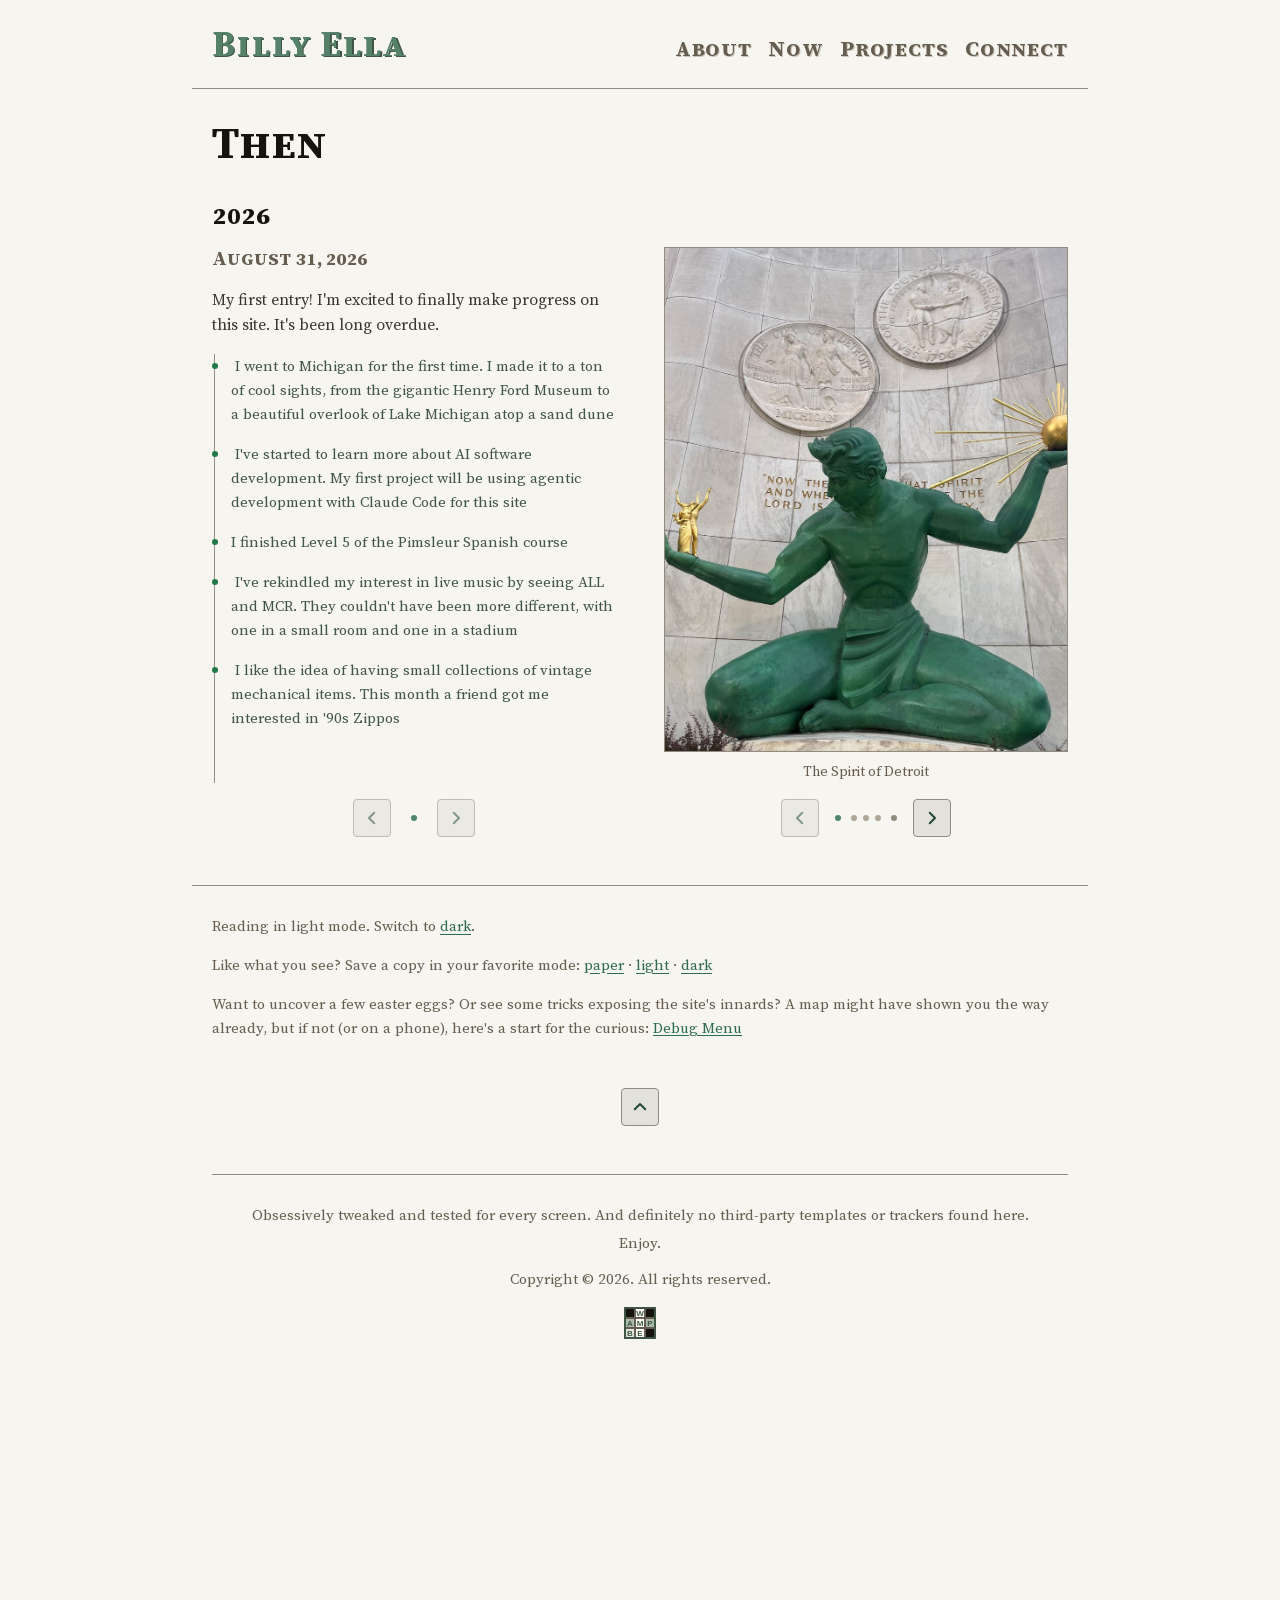
<file: then/index.html>
<!doctype html>

<html lang="en">
  <head>
    <meta charset="UTF-8" /><meta http-equiv="Content-Security-Policy" content="default-src 'none'; script-src 'self' 'sha256-KefHrFZMYR0f2i9cxBSf4rLm8jeDpmTRTpuXYvpNRAk='; style-src 'self'; img-src 'self'; font-src 'self'; connect-src 'self'; manifest-src 'self'; base-uri 'self'; form-action 'none'; object-src 'none'" />
    <meta name="viewport" content="width=device-width, initial-scale=1" />
    <meta http-equiv="refresh" content="0; url=2026/" />
    <link rel="canonical" href="2026/" />
    <title>Billy Ella | Then</title>
    <meta name="description" content="Past now entries." />
    <meta property="og:type" content="website" />
    <meta property="og:title" content="What I've been up to" />
    <meta property="og:description" content="Past now entries." />
    <meta property="og:image" content="https://williamella.com/assets/og-card.png" />
    <meta property="og:url" content="https://williamella.com/then/" />
    <meta name="twitter:card" content="summary_large_image" />
    <meta
      property="og:image:alt"
      content="A small crossword grid on a dark background, with one column and one square shaded apart."
    />
    <meta
      name="twitter:image:alt"
      content="A small crossword grid on a dark background, with one column and one square shaded apart."
    />
    <meta property="og:site_name" content="Billy Ella" />
    <link rel="icon" href="../assets/favicon.svg" type="image/svg+xml" />
    <link rel="apple-touch-icon" href="../apple-touch-icon.png" />
    <link rel="manifest" href="../manifest.webmanifest" />
    <meta name="color-scheme" content="light dark" />
    <script>if(navigator.standalone===true){
document.documentElement.setAttribute("data-home-app","");
}
try{
const saved=localStorage.getItem("mode");
if(saved==="light"||saved==="dark"){
document.documentElement.setAttribute("data-mode",saved);
document.querySelector("meta[name=color-scheme]").content=saved;
}
}catch{
}
{
const root=document.documentElement;
const handOff=()=>{
if(!document.querySelector('meta[name="darkreader"]')){
return false;
}
if(!root.hasAttribute("data-mode")){
root.setAttribute("data-mode","dark");
root.setAttribute("data-mode-source","extension");
document.querySelector("meta[name=color-scheme]").content="dark";
}
const lock=document.createElement("meta");
lock.name="darkreader-lock";
document.head.append(lock);
return true;
};
if(!handOff()){
const watch=new MutationObserver(()=>handOff()&&watch.disconnect());
watch.observe(document.head,{childList:true});
addEventListener("load",()=>watch.disconnect());
}
}</script>
    <link rel="stylesheet" href="../shared/tokens.css" />
    <link rel="stylesheet" href="../shared/measures.css" />
    <link rel="stylesheet" href="../shared/base.css" />
    <link rel="stylesheet" href="../shared/then-redirect.css" />
  <meta name="robots" content="noindex" /></head>
  <body>
    <main class="visually-hidden then-redirect" id="main">
      <pre class="reader-note" inert>
════════════════════════
HEY YOU! YES YOU! Get
out of reader view! This
site isn't designed to
be used that way.
════════════════════════</pre>
      <h1>Then</h1>
      <p>The archive is one page per year. If you are not sent there automatically, <a href="2026/">open 2026</a>.</p>
      <p>Back to the <a href="../index.html#now">Now section</a>.</p>
      <pre class="reader-note" inert>
════════════════════════
SEE? I TOLD YOU SO!
Really, get outta here!
════════════════════════</pre>
    </main>
  </body>
</html>
</file>
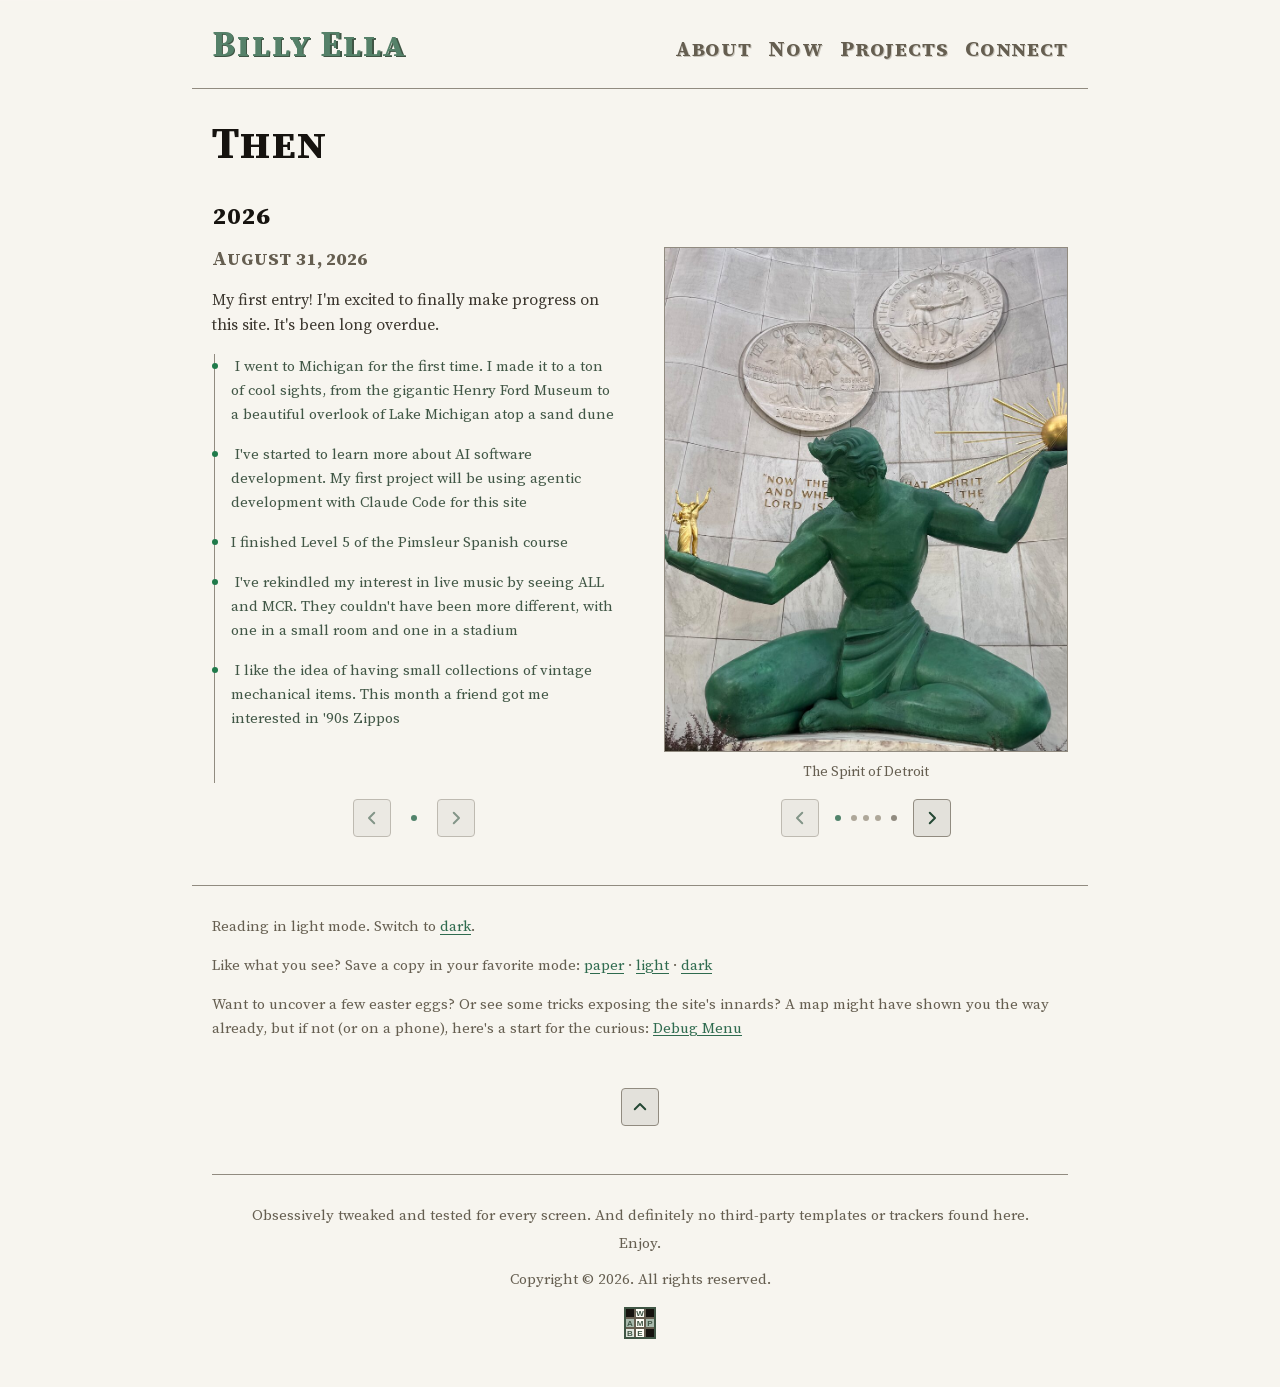
<file: then/2026/index.html>
<!doctype html>

<html lang="en">
  <head>
    <meta charset="UTF-8" /><meta http-equiv="Content-Security-Policy" content="default-src 'none'; script-src 'self' 'sha256-KefHrFZMYR0f2i9cxBSf4rLm8jeDpmTRTpuXYvpNRAk='; style-src 'self'; img-src 'self'; font-src 'self'; connect-src 'self'; manifest-src 'self'; base-uri 'self'; form-action 'none'; object-src 'none'" />
    <meta name="viewport" content="width=device-width, initial-scale=1" />
    <title>Billy Ella | Then: 2026</title>
    <meta name="description" content="Past now entries from 2026." />
    <meta property="og:type" content="website" />
    <meta property="og:title" content="What I was up to in 2026" />
    <meta property="og:description" content="Past now entries from 2026." />
    <meta property="og:image" content="https://williamella.com/assets/og-card.png" />
    <meta property="og:url" content="https://williamella.com/then/2026/" />
    <meta name="twitter:card" content="summary_large_image" />
    
    <meta
      property="og:image:alt"
      content="A small crossword grid on a dark background, with one column and one square shaded apart."
    />
    <meta
      name="twitter:image:alt"
      content="A small crossword grid on a dark background, with one column and one square shaded apart."
    />
    <meta property="og:site_name" content="Billy Ella" />
    
    <link rel="canonical" href="https://williamella.com/then/2026/" />
    <meta name="theme-color" content="#f7f5ef" media="(prefers-color-scheme: light)" />
    <meta name="theme-color" content="#23211d" media="(prefers-color-scheme: dark)" />
    <link rel="icon" href="../../assets/favicon.svg" type="image/svg+xml" />
    <link rel="apple-touch-icon" href="../../apple-touch-icon.png" />
    <link rel="manifest" href="../../manifest.webmanifest" />
    <link rel="alternate" type="application/atom+xml" title="Billy Ella | Now" href="../../now/feed.xml" />
    
    <meta name="color-scheme" content="light dark" />
    <script>if(navigator.standalone===true){
document.documentElement.setAttribute("data-home-app","");
}
try{
const saved=localStorage.getItem("mode");
if(saved==="light"||saved==="dark"){
document.documentElement.setAttribute("data-mode",saved);
document.querySelector("meta[name=color-scheme]").content=saved;
}
}catch{
}
{
const root=document.documentElement;
const handOff=()=>{
if(!document.querySelector('meta[name="darkreader"]')){
return false;
}
if(!root.hasAttribute("data-mode")){
root.setAttribute("data-mode","dark");
root.setAttribute("data-mode-source","extension");
document.querySelector("meta[name=color-scheme]").content="dark";
}
const lock=document.createElement("meta");
lock.name="darkreader-lock";
document.head.append(lock);
return true;
};
if(!handOff()){
const watch=new MutationObserver(()=>handOff()&&watch.disconnect());
watch.observe(document.head,{childList:true});
addEventListener("load",()=>watch.disconnect());
}
}</script>
    
    <link rel="stylesheet" href="../../shared/fonts.css" />
    <link rel="stylesheet" href="../../shared/tokens.css" />
    <link rel="stylesheet" href="../../shared/measures.css" />
    <link rel="stylesheet" href="../../shared/base.css" />
    <link rel="stylesheet" href="../../shared/masthead.css" />
    <link rel="stylesheet" href="../../shared/now-band.css" />
    <link rel="stylesheet" href="../../shared/reveal.css" />
    <link rel="stylesheet" href="../../shared/now-notes.css" />
    <link rel="stylesheet" href="../../shared/now-pager.css" />
    <link rel="stylesheet" href="../../shared/now-archive.css" />
    <link rel="stylesheet" href="../../shared/mode-control.css" />
    <link rel="stylesheet" href="../../shared/site-mark.css" />
    <link rel="modulepreload" media="(scripting: enabled)" href="../../shared/image-failure.js" />
    <link rel="modulepreload" media="(scripting: enabled)" href="../../shared/mode-state.js" />
    <link rel="modulepreload" media="(scripting: enabled)" href="../../shared/mode.js" />
    <link rel="modulepreload" media="(scripting: enabled)" href="../../shared/now-archive-years.js" />
    <link rel="modulepreload" media="(scripting: enabled)" href="../../shared/now-carousel.js" />
    <link rel="modulepreload" media="(scripting: enabled)" href="../../shared/now-layout-stale.js" />
    <link rel="modulepreload" media="(scripting: enabled)" href="../../shared/now-notes-paging.js" />
    <link rel="modulepreload" media="(scripting: enabled)" href="../../shared/now-notes.js" />
    <link rel="modulepreload" media="(scripting: enabled)" href="../../shared/now-pager-controls.js" />
    <link rel="modulepreload" media="(scripting: enabled)" href="../../shared/now-pager-dots.js" />
    <link rel="modulepreload" media="(scripting: enabled)" href="../../shared/now-photo-unavailable.js" />
    <link rel="modulepreload" media="(scripting: enabled)" href="../../shared/now-photo.js" />
    <link rel="modulepreload" media="(scripting: enabled)" href="../../shared/svg.js" />
    <link rel="modulepreload" media="(scripting: enabled)" href="../../shared/text-reveal.js" />
    <script type="module" blocking="render" src="../../entry/now-archive.js"></script>
  <meta name="robots" content="noindex" /></head>
  <body>
    
    <a class="skip-link" href="#main">Skip to content</a>
    
    <header class="masthead" id="top">
      
      <div class="masthead__brand">
        <a class="masthead__name" href="../../index.html">Billy Ella</a>
        <a class="masthead__paper-name" href="#top" hidden>Billy Ella</a>
      </div>
      <details class="masthead__menu">
        <summary aria-controls="masthead-sections">Menu</summary>
      </details>
      
      
      <nav id="masthead-sections" class="masthead__nav" aria-label="Sections">
        <a href="../../index.html#about">About</a>
        <span class="masthead__paper-word" hidden>About</span>
        <a href="../../index.html#now">Now</a>
        <span class="masthead__paper-word" hidden>Now</span>
        <a href="../../index.html#projects">Projects</a>
        <span class="masthead__paper-word" hidden>Projects</span>
        <a href="../../index.html#connect">Connect</a>
        <span class="masthead__paper-word" hidden>Connect</span>
      </nav>
      
    </header>
    <main class="shell" id="main" data-year="2026">
      <h1>Then</h1>
      
      <section class="archive__year">
        <h2>2026</h2>
        <div class="now-body">
          <pre class="reader-note" inert>
════════════════════════
HEY YOU! YES YOU! Get
out of reader view! This
site isn't designed to
be used that way.
════════════════════════</pre>
          <section class="now-entry" id="now-1">
            <h3>August 31, 2026</h3>
            <p>My first entry! I'm excited to finally make progress on this site. It's been long overdue.</p>
            <ul class="now-notes">
              <li class="now-note">
                <p class="now-note__label">
                  I went to Michigan for the first time. I made it to a ton of cool sights, from the gigantic Henry Ford
                  Museum to a beautiful overlook of Lake Michigan atop a sand dune
                </p>
              </li>
              <li class="now-note">
                <p class="now-note__label">
                  I've started to learn more about AI software development. My first project will be using agentic
                  development with Claude Code for this site
                </p>
              </li>
              <li class="now-note">
                <p class="now-note__label">I finished Level 5 of the Pimsleur Spanish course</p>
              </li>
              <li class="now-note">
                <p class="now-note__label">
                  I've rekindled my interest in live music by seeing ALL and MCR. They couldn't have been more
                  different, with one in a small room and one in a stadium
                </p>
              </li>
              <li class="now-note">
                <p class="now-note__label">
                  I like the idea of having small collections of vintage mechanical items. This month a friend got me
                  interested in '90s Zippos
                </p>
              </li>
            </ul>
          </section>
          <figure class="now-photo">
            <div class="now-photo__frame">
              <img class="now-photo__slide" src="../../assets/now/1/1.jpg" alt="" data-tag="The Spirit of Detroit" />
              <p class="now-photo__stacked-tag">The Spirit of Detroit</p>
              <noscript
                ><img
                  class="now-photo__slide"
                  src="../../assets/now/1/2.jpg"
                  alt=""
                  data-tag="Inside the Capitol building in Lansing"
                  loading="lazy"
              /></noscript>
              <p class="now-photo__stacked-tag">Inside the Capitol building in Lansing</p>
              <noscript
                ><img
                  class="now-photo__slide"
                  src="../../assets/now/1/3.jpg"
                  alt=""
                  data-tag="A sunset over Lake Michigan"
                  loading="lazy"
              /></noscript>
              <p class="now-photo__stacked-tag">A sunset over Lake Michigan</p>
              <noscript
                ><img
                  class="now-photo__slide"
                  src="../../assets/now/1/4.jpg"
                  alt=""
                  data-tag="Two vintage &#39;90s Zippos"
                  loading="lazy"
              /></noscript>
              <p class="now-photo__stacked-tag">Two vintage &#39;90s Zippos</p>
              <noscript
                ><img
                  class="now-photo__slide"
                  src="../../assets/now/1/5.jpg"
                  alt=""
                  data-tag="Kayaking on the Potomac"
                  loading="lazy"
              /></noscript>
              <p class="now-photo__stacked-tag">Kayaking on the Potomac</p>
            </div>
            <figcaption>
              <span class="now-photo__tag"></span>
            </figcaption>
          </figure>
        </div>
      </section>
      
    </main>
    
    <footer class="colophon">
      <pre class="reader-note" inert>
════════════════════════
HEY YOU! YES YOU! Get
out of reader view! This
site isn't designed to
be used that way.
════════════════════════</pre>
      <p
        class="mode-note"
        data-action-lead="Switch to"
        data-action-dark="dark"
        data-action-light="light"
        data-action-joiner=", not "
        data-forget-lead="or match your"
        data-forget-word="device"
      >
        Reading in <span class="mode-note__when-light">light</span><span class="mode-note__joiner"> mode, not </span
        ><span class="mode-note__when-dark">dark</span> mode.
      </p>
      <p
        class="save-note"
        id="save"
        data-save-lead="Like what you see? Save a copy in your favorite mode:"
        data-save-paper="paper"
        data-save-light="light"
        data-save-dark="dark"
        data-save-joiner=" · "
        data-app-lead="Like what you see? Tap"
        data-app-word="save"
        data-app-tail=", pick Open in Safari, and then choose your favorite mode"
      ></p>
      <p class="colophon__debug" id="colophon-debug">
        Want to uncover a few easter eggs? Or see some tricks exposing the site's innards? A map might have shown you
        the way already, but if not (or on a phone), here's a start for the curious:
        <a href="../../debug/">Debug Menu</a>
      </p>
      <div class="colophon__top">
        <a class="colophon__top-link" href="#top" title="Back to the top"
          ><svg class="colophon__top-glyph" aria-hidden="true" viewBox="0 0 18 18">
            <path d="M11.25 3.75L6 9L11.25 14.25"></path></svg
          ><span class="visually-hidden">Back to the top</span></a
        >
      </div>
      <div class="colophon__close">
        <p class="colophon__tagline">
          <span class="colophon__line"
            >Obsessively tweaked and tested for every screen. And definitely no third‑party templates or trackers
            found here.</span
          >
          <span class="colophon__line">Enjoy.</span>
        </p>
        <p class="colophon__rights">Copyright © 2026. All rights reserved.</p>
        <div class="colophon__sign">
          <a class="colophon__sign-link" href="../../index.html">
            <svg class="site-mark" viewBox="0 0 16 16" aria-hidden="true" focusable="false">
              <rect class="site-mark__ring" width="16" height="16" />
              <rect class="site-mark__lines" x="1" y="1" width="14" height="14" />
              <g class="site-mark__block">
                <rect x="1" y="1" width="4" height="4" />
                <rect x="11" y="1" width="4" height="4" />
                <rect x="11" y="11" width="4" height="4" />
              </g>
              <g class="site-mark__name">
                <rect x="6" y="1" width="4" height="4" />
                <rect x="6" y="6" width="4" height="4" />
                <rect x="6" y="11" width="4" height="4" />
              </g>
              <g class="site-mark__second">
                <rect x="1" y="11" width="4" height="4" />
              </g>
              <g class="site-mark__rest">
                <rect x="1" y="6" width="4" height="4" />
                <rect x="11" y="6" width="4" height="4" />
              </g>
              <g
                font-family="'Helvetica Neue', Helvetica, Arial, sans-serif"
                font-weight="700"
                font-size="4"
                text-anchor="middle"
              >
                <g class="site-mark__name-letter">
                  <text x="8" y="4.48">W</text>
                  <text x="8" y="9.48">M</text>
                  <text x="8" y="14.48">E</text>
                </g>
                <g class="site-mark__second-letter">
                  <text x="3" y="14.48">B</text>
                </g>
                <g class="site-mark__rest-letter">
                  <text x="3" y="9.48">A</text>
                  <text x="13" y="9.48">P</text>
                </g>
              </g>
            </svg>
            <span class="visually-hidden">Home</span>
          </a>
          <a class="colophon__paper-sign" href="#top" hidden>
            <svg class="site-mark" viewBox="0 0 16 16" aria-hidden="true" focusable="false">
              <rect class="site-mark__ring" width="16" height="16" />
              <rect class="site-mark__lines" x="1" y="1" width="14" height="14" />
              <g class="site-mark__block">
                <rect x="1" y="1" width="4" height="4" />
                <rect x="11" y="1" width="4" height="4" />
                <rect x="11" y="11" width="4" height="4" />
              </g>
              <g class="site-mark__name">
                <rect x="6" y="1" width="4" height="4" />
                <rect x="6" y="6" width="4" height="4" />
                <rect x="6" y="11" width="4" height="4" />
              </g>
              <g class="site-mark__second">
                <rect x="1" y="11" width="4" height="4" />
              </g>
              <g class="site-mark__rest">
                <rect x="1" y="6" width="4" height="4" />
                <rect x="11" y="6" width="4" height="4" />
              </g>
              <g
                font-family="'Helvetica Neue', Helvetica, Arial, sans-serif"
                font-weight="700"
                font-size="4"
                text-anchor="middle"
              >
                <g class="site-mark__name-letter">
                  <text x="8" y="4.48">W</text>
                  <text x="8" y="9.48">M</text>
                  <text x="8" y="14.48">E</text>
                </g>
                <g class="site-mark__second-letter">
                  <text x="3" y="14.48">B</text>
                </g>
                <g class="site-mark__rest-letter">
                  <text x="3" y="9.48">A</text>
                  <text x="13" y="9.48">P</text>
                </g>
              </g>
            </svg>
            <span class="visually-hidden">Back to the top</span>
          </a>
        </div>
      </div>
    </footer>
    
  </body>
</html>
</file>
<file: shared/fonts.css>
@font-face{font-family:"Site Serif";src:url("../assets/fonts/SiteSerif-Regular-basic.woff2") format("woff2");font-weight:400;font-style:normal;font-display:swap;unicode-range:U+20-7E, U+A0-FF, U+131, U+152-153, U+2BB-2BC, U+2C6, U+2DA, U+2DC, U+304, U+308, U+329, U+2002-2007, U+2009-200B, U+2010-2015, U+2018-201A, U+201C-201E, U+2020-2022, U+2025-2026, U+202F-2030, U+2032-2033, U+2039-203A, U+203C, U+2044, U+2047-2049, U+20AC, U+2122, U+2191-2193, U+2212, U+2215, U+25B2, U+25B6, U+25BC;}@font-face{font-family:"Site Serif";src:url("../assets/fonts/SiteSerif-Regular-extended.woff2") format("woff2");font-weight:400;font-style:normal;font-display:swap;unicode-range:U+100-12B, U+12E-130, U+134-151, U+154-165, U+168-17F, U+18F, U+192, U+1A0-1A1, U+1AF-1B0, U+1CD-1DC, U+1E6-1E7, U+1F8-1F9, U+218-21B, U+237, U+251, U+259, U+261, U+2B0, U+2B2-2B3, U+2B7-2B8, U+2BE-2BF, U+2C7-2CC, U+2D8-2D9, U+2DB, U+2DD, U+2E1-2E3, U+300-303, U+306-307, U+309-30C, U+31B, U+323-324, U+326-328, U+32E, U+331, U+374-375, U+37E, U+384-38A, U+38C, U+38E-3A1, U+3A3-3CE, U+3D7, U+3D9, U+3DB, U+3DD, U+3E1, U+400-45F, U+462-463, U+472-475, U+490-493, U+496-49B, U+4A0-4A3, U+4AA-4AB, U+4AE-4B3, U+4B6-4B7, U+4BA-4BB, U+4C0-4C2, U+4CF-4D1, U+4D4-4D9, U+4E2-4E3, U+4E6-4E9, U+4EE-4EF, U+4F2-4F3, U+1D43, U+1D47-1D49, U+1D4D, U+1D4F-1D50, U+1D52, U+1D56-1D58, U+1D5B, U+1D9C, U+1DA0, U+1DBB, U+1E0C-1E0F, U+1E20-1E21, U+1E24-1E25, U+1E2A-1E2B, U+1E36-1E3B, U+1E3E-1E3F, U+1E42-1E49, U+1E5A-1E63, U+1E6C-1E6F, U+1E80-1E85, U+1E8E-1E8F, U+1E92-1E93, U+1E97, U+1E9E, U+1EA0-1EF9, U+2070-2071, U+2074-2079, U+207D-2089, U+208D-208E, U+20A1, U+20A4, U+20A6-20A7, U+20A9, U+20AB, U+20AE, U+20B1-20B2, U+20B4-20B5, U+20B8-20BA, U+20BD, U+20BF, U+2113, U+2116-2117, U+2120, U+2126, U+212E, U+2153-2154, U+215B-215E, U+2190, U+2196-2199, U+2202, U+2206, U+220F, U+2211, U+2219-221A, U+221E, U+222B, U+2248, U+2260, U+2264-2265, U+25A0, U+25B3, U+25B7, U+25BD, U+25C0-25C1, U+25C6, U+25C9-25CA, U+2610-2611, U+266A, U+2713, U+2752, U+2E3A-2E3B, U+FB00-FB04, U+1F12F, U+1F16A-1F16C;}@font-face{font-family:"Site Serif";src:url("../assets/fonts/SiteSerif-Semibold-basic.woff2") format("woff2");font-weight:600;font-style:normal;font-display:swap;unicode-range:U+20-7E, U+A0-FF, U+131, U+152-153, U+2BB-2BC, U+2C6, U+2DA, U+2DC, U+304, U+308, U+329, U+2002-2007, U+2009-200B, U+2010-2015, U+2018-201A, U+201C-201E, U+2020-2022, U+2025-2026, U+202F-2030, U+2032-2033, U+2039-203A, U+203C, U+2044, U+2047-2049, U+20AC, U+2122, U+2191-2193, U+2212, U+2215, U+25B2, U+25B6, U+25BC;}@font-face{font-family:"Site Serif";src:url("../assets/fonts/SiteSerif-Semibold-extended.woff2") format("woff2");font-weight:600;font-style:normal;font-display:swap;unicode-range:U+100-12B, U+12E-130, U+134-151, U+154-165, U+168-17F, U+18F, U+192, U+1A0-1A1, U+1AF-1B0, U+1CD-1DC, U+1E6-1E7, U+1F8-1F9, U+218-21B, U+237, U+251, U+259, U+261, U+2B0, U+2B2-2B3, U+2B7-2B8, U+2BE-2BF, U+2C7-2CC, U+2D8-2D9, U+2DB, U+2DD, U+2E1-2E3, U+300-303, U+306-307, U+309-30C, U+31B, U+323-324, U+326-328, U+32E, U+331, U+374-375, U+37E, U+384-38A, U+38C, U+38E-3A1, U+3A3-3CE, U+3D7, U+3D9, U+3DB, U+3DD, U+3E1, U+400-45F, U+462-463, U+472-475, U+490-493, U+496-49B, U+4A0-4A3, U+4AA-4AB, U+4AE-4B3, U+4B6-4B7, U+4BA-4BB, U+4C0-4C2, U+4CF-4D1, U+4D4-4D9, U+4E2-4E3, U+4E6-4E9, U+4EE-4EF, U+4F2-4F3, U+1D43, U+1D47-1D49, U+1D4D, U+1D4F-1D50, U+1D52, U+1D56-1D58, U+1D5B, U+1D9C, U+1DA0, U+1DBB, U+1E0C-1E0F, U+1E20-1E21, U+1E24-1E25, U+1E2A-1E2B, U+1E36-1E3B, U+1E3E-1E3F, U+1E42-1E49, U+1E5A-1E63, U+1E6C-1E6F, U+1E80-1E85, U+1E8E-1E8F, U+1E92-1E93, U+1E97, U+1E9E, U+1EA0-1EF9, U+2070-2071, U+2074-2079, U+207D-2089, U+208D-208E, U+20A1, U+20A4, U+20A6-20A7, U+20A9, U+20AB, U+20AE, U+20B1-20B2, U+20B4-20B5, U+20B8-20BA, U+20BD, U+20BF, U+2113, U+2116-2117, U+2120, U+2126, U+212E, U+2153-2154, U+215B-215E, U+2190, U+2196-2199, U+2202, U+2206, U+220F, U+2211, U+2219-221A, U+221E, U+222B, U+2248, U+2260, U+2264-2265, U+25A0, U+25B3, U+25B7, U+25BD, U+25C0-25C1, U+25C6, U+25C9-25CA, U+2610-2611, U+266A, U+2713, U+2752, U+2E3A-2E3B, U+FB00-FB04, U+1F12F, U+1F16A-1F16C;}@font-face{font-family:"Site Serif";src:url("../assets/fonts/SiteSerif-Bold-basic.woff2") format("woff2");font-weight:700;font-style:normal;font-display:swap;unicode-range:U+20-7E, U+A0-FF, U+131, U+152-153, U+2BB-2BC, U+2C6, U+2DA, U+2DC, U+304, U+308, U+329, U+2002-2007, U+2009-200B, U+2010-2015, U+2018-201A, U+201C-201E, U+2020-2022, U+2025-2026, U+202F-2030, U+2032-2033, U+2039-203A, U+203C, U+2044, U+2047-2049, U+20AC, U+2122, U+2191-2193, U+2212, U+2215, U+25B2, U+25B6, U+25BC;}@font-face{font-family:"Site Serif";src:url("../assets/fonts/SiteSerif-Bold-extended.woff2") format("woff2");font-weight:700;font-style:normal;font-display:swap;unicode-range:U+100-12B, U+12E-130, U+134-151, U+154-165, U+168-17F, U+18F, U+192, U+1A0-1A1, U+1AF-1B0, U+1CD-1DC, U+1E6-1E7, U+1F8-1F9, U+218-21B, U+237, U+251, U+259, U+261, U+2B0, U+2B2-2B3, U+2B7-2B8, U+2BE-2BF, U+2C7-2CC, U+2D8-2D9, U+2DB, U+2DD, U+2E1-2E3, U+300-303, U+306-307, U+309-30C, U+31B, U+323-324, U+326-328, U+32E, U+331, U+374-375, U+37E, U+384-38A, U+38C, U+38E-3A1, U+3A3-3CE, U+3D7, U+3D9, U+3DB, U+3DD, U+3E1, U+400-45F, U+462-463, U+472-475, U+490-493, U+496-49B, U+4A0-4A3, U+4AA-4AB, U+4AE-4B3, U+4B6-4B7, U+4BA-4BB, U+4C0-4C2, U+4CF-4D1, U+4D4-4D9, U+4E2-4E3, U+4E6-4E9, U+4EE-4EF, U+4F2-4F3, U+1D43, U+1D47-1D49, U+1D4D, U+1D4F-1D50, U+1D52, U+1D56-1D58, U+1D5B, U+1D9C, U+1DA0, U+1DBB, U+1E0C-1E0F, U+1E20-1E21, U+1E24-1E25, U+1E2A-1E2B, U+1E36-1E3B, U+1E3E-1E3F, U+1E42-1E49, U+1E5A-1E63, U+1E6C-1E6F, U+1E80-1E85, U+1E8E-1E8F, U+1E92-1E93, U+1E97, U+1E9E, U+1EA0-1EF9, U+2070-2071, U+2074-2079, U+207D-2089, U+208D-208E, U+20A1, U+20A4, U+20A6-20A7, U+20A9, U+20AB, U+20AE, U+20B1-20B2, U+20B4-20B5, U+20B8-20BA, U+20BD, U+20BF, U+2113, U+2116-2117, U+2120, U+2126, U+212E, U+2153-2154, U+215B-215E, U+2190, U+2196-2199, U+2202, U+2206, U+220F, U+2211, U+2219-221A, U+221E, U+222B, U+2248, U+2260, U+2264-2265, U+25A0, U+25B3, U+25B7, U+25BD, U+25C0-25C1, U+25C6, U+25C9-25CA, U+2610-2611, U+266A, U+2713, U+2752, U+2E3A-2E3B, U+FB00-FB04, U+1F12F, U+1F16A-1F16C;}@font-face{font-family:"Site Serif";src:url("../assets/fonts/SiteSerif-It-basic.woff2") format("woff2");font-weight:400;font-style:italic;font-display:swap;unicode-range:U+20-7E, U+A0-FF, U+131, U+152-153, U+2BB-2BC, U+2C6, U+2DA, U+2DC, U+304, U+308, U+329, U+2002-2007, U+2009-200B, U+2010-2015, U+2018-201A, U+201C-201E, U+2020-2022, U+2025-2026, U+202F-2030, U+2032-2033, U+2039-203A, U+203C, U+2044, U+2047-2049, U+20AC, U+2122, U+2191-2193, U+2212, U+2215, U+25B2, U+25B6, U+25BC;}@font-face{font-family:"Site Serif";src:url("../assets/fonts/SiteSerif-It-extended.woff2") format("woff2");font-weight:400;font-style:italic;font-display:swap;unicode-range:U+100-12B, U+12E-130, U+134-151, U+154-165, U+168-17F, U+18F, U+192, U+1A0-1A1, U+1AF-1B0, U+1CD-1DC, U+1E6-1E7, U+1F8-1F9, U+218-21B, U+237, U+251, U+259, U+261, U+2B0, U+2B2-2B3, U+2B7-2B8, U+2BE-2BF, U+2C7-2CC, U+2D8-2D9, U+2DB, U+2DD, U+2E1-2E3, U+300-303, U+306-307, U+309-30C, U+31B, U+323-324, U+326-328, U+32E, U+331, U+374-375, U+37E, U+384-38A, U+38C, U+38E-3A1, U+3A3-3CE, U+3D7, U+3D9, U+3DB, U+3DD, U+3E1, U+400-45F, U+462-463, U+472-475, U+490-493, U+496-49B, U+4A0-4A3, U+4AA-4AB, U+4AE-4B3, U+4B6-4B7, U+4BA-4BB, U+4C0-4C2, U+4CF-4D1, U+4D4-4D9, U+4E2-4E3, U+4E6-4E9, U+4EE-4EF, U+4F2-4F3, U+1D43, U+1D47-1D49, U+1D4D, U+1D4F-1D50, U+1D52, U+1D56-1D58, U+1D5B, U+1D9C, U+1DA0, U+1DBB, U+1E0C-1E0F, U+1E20-1E21, U+1E24-1E25, U+1E2A-1E2B, U+1E36-1E3B, U+1E3E-1E3F, U+1E42-1E49, U+1E5A-1E63, U+1E6C-1E6F, U+1E80-1E85, U+1E8E-1E8F, U+1E92-1E93, U+1E97, U+1E9E, U+1EA0-1EF9, U+2070-2071, U+2074-2079, U+207D-2089, U+208D-208E, U+20A1, U+20A4, U+20A6-20A7, U+20A9, U+20AB, U+20AE, U+20B1-20B2, U+20B4-20B5, U+20B8-20BA, U+20BD, U+20BF, U+2113, U+2116-2117, U+2120, U+2126, U+212E, U+2153-2154, U+215B-215E, U+2190, U+2196-2199, U+2202, U+2206, U+220F, U+2211, U+2219-221A, U+221E, U+222B, U+2248, U+2260, U+2264-2265, U+25A0, U+25B3, U+25B7, U+25BD, U+25C0-25C1, U+25C6, U+25C9-25CA, U+2610-2611, U+266A, U+2713, U+2752, U+2E3A-2E3B, U+FB00-FB04, U+1F12F, U+1F16A-1F16B;}
</file>
<file: shared/tokens.css>
:root{color-scheme:light dark;--light-paper:#f7f5ef;--light-paper-veil:rgba(247, 245, 239, 0.55);--light-backdrop:rgba(0, 0, 0, 0.12);--light-ink:#16130f;--light-body-ink:#3b362e;--light-heading-ink:#16130f;--light-heading-weight:700;--light-ink-muted:#655e50;--light-cell:#fffdf7;--light-block:#16130f;--light-accent:#2f6b4f;--light-accent-dim:#405645;--light-bullet:#1f7a4a;--light-name-face:#558169;--light-name-shadow:#405645;--light-nav-shadow:#c9c5bc;--light-accent-selected:#a9baad;--light-accent-sibling:#dfe4dc;--light-name-grid-accent:#53855f;--light-name-grid-accent-soft:#9da19e;--light-hairline:#918b80;--light-control-wash:#e3e1db;--light-control-ink:#254835;--light-dot-quiet:#aea799;--light-dot-anchor:#918b80;--light-dot-active:#51836b;--light-old-site-paper:#ffffff;--light-old-site-ink:#131313;--light-old-site-accent:#06d0f8;--light-crash-blue:#0000aa;--light-crash-bar:#aaaaaa;--light-crash-ink:#ffffff;--light-dialog-navy:#000080;--light-figure-jacket:#c9d4dd;--light-figure-shirt:#5b8c93;--light-figure-print:#a8cbc4;--light-figure-red:#c23b2e;--light-print-paper:#ffffff;--dark-paper:#23211d;--dark-paper-veil:rgba(35, 33, 29, 0.55);--dark-backdrop:rgba(0, 0, 0, 0.12);--dark-ink:#eae3d7;--dark-body-ink:#c4bcae;--dark-heading-ink:#faf6ee;--dark-heading-weight:700;--dark-ink-muted:#a49a88;--dark-cell:#2c2925;--dark-block:#1c1a17;--dark-accent:#609f7d;--dark-accent-dim:#77947a;--dark-bullet:#5fbf85;--dark-name-face:#6b846d;--dark-name-shadow:#000000;--dark-nav-shadow:#46423a;--dark-accent-selected:#435a4a;--dark-accent-sibling:#2c342b;--dark-name-grid-accent:#53855f;--dark-name-grid-accent-soft:#9da19e;--dark-hairline:#746a5e;--dark-control-wash:#35322e;--dark-control-ink:#97baa1;--dark-dot-quiet:#5d554c;--dark-dot-anchor:#736d60;--dark-dot-active:#568a6d;--dark-old-site-paper:#ffffff;--dark-old-site-ink:#131313;--dark-old-site-accent:#06d0f8;--dark-crash-blue:#0000aa;--dark-crash-bar:#aaaaaa;--dark-crash-ink:#ffffff;--dark-dialog-navy:#000080;--dark-figure-jacket:#c9d4dd;--dark-figure-shirt:#5b8c93;--dark-figure-print:#a8cbc4;--dark-figure-red:#c23b2e;--dark-print-paper:#ffffff;--paper:var(--light-paper);--paper-veil:var(--light-paper-veil);--backdrop:var(--light-backdrop);--ink:var(--light-ink);--body-ink:var(--light-body-ink);--heading-ink:var(--light-heading-ink);--heading-weight:var(--light-heading-weight);--ink-muted:var(--light-ink-muted);--cell:var(--light-cell);--block:var(--light-block);--accent:var(--light-accent);--accent-dim:var(--light-accent-dim);--bullet:var(--light-bullet);--name-face:var(--light-name-face);--name-shadow:var(--light-name-shadow);--nav-shadow:var(--light-nav-shadow);--hairline:var(--light-hairline);--control-wash:var(--light-control-wash);--control-ink:var(--light-control-ink);--dot-quiet:var(--light-dot-quiet);--dot-anchor:var(--light-dot-anchor);--dot-active:var(--light-dot-active);--font-body:"Site Serif", Georgia, serif;--font-display:var(--font-body);--font-ui:"Site Serif", Georgia, serif;--font-mono:ui-monospace, "SF Mono", Menlo, Consolas, monospace;--font-old-site:Georgia, Palatino, serif;--font-crash:"Courier New", Courier, monospace;}@media (prefers-color-scheme: dark){:root:not([data-mode="light"]){--paper:var(--dark-paper);--paper-veil:var(--dark-paper-veil);--backdrop:var(--dark-backdrop);--ink:var(--dark-ink);--body-ink:var(--dark-body-ink);--heading-ink:var(--dark-heading-ink);--heading-weight:var(--dark-heading-weight);--ink-muted:var(--dark-ink-muted);--cell:var(--dark-cell);--block:var(--dark-block);--accent:var(--dark-accent);--accent-dim:var(--dark-accent-dim);--bullet:var(--dark-bullet);--name-face:var(--dark-name-face);--name-shadow:var(--dark-name-shadow);--nav-shadow:var(--dark-nav-shadow);--hairline:var(--dark-hairline);--control-wash:var(--dark-control-wash);--control-ink:var(--dark-control-ink);--dot-quiet:var(--dark-dot-quiet);--dot-anchor:var(--dark-dot-anchor);--dot-active:var(--dark-dot-active);}}:root[data-mode="dark"]{color-scheme:dark;--paper:var(--dark-paper);--paper-veil:var(--dark-paper-veil);--backdrop:var(--dark-backdrop);--ink:var(--dark-ink);--body-ink:var(--dark-body-ink);--heading-ink:var(--dark-heading-ink);--heading-weight:var(--dark-heading-weight);--ink-muted:var(--dark-ink-muted);--cell:var(--dark-cell);--block:var(--dark-block);--accent:var(--dark-accent);--accent-dim:var(--dark-accent-dim);--bullet:var(--dark-bullet);--name-face:var(--dark-name-face);--name-shadow:var(--dark-name-shadow);--nav-shadow:var(--dark-nav-shadow);--hairline:var(--dark-hairline);--control-wash:var(--dark-control-wash);--control-ink:var(--dark-control-ink);--dot-quiet:var(--dark-dot-quiet);--dot-anchor:var(--dark-dot-anchor);--dot-active:var(--dark-dot-active);}:root[data-mode="light"]{color-scheme:light;}@media print{:root:root:root{color-scheme:light;--paper:var(--light-print-paper);--paper-veil:var(--light-paper-veil);--backdrop:var(--light-backdrop);--ink:var(--light-ink);--body-ink:var(--light-body-ink);--heading-ink:var(--light-heading-ink);--heading-weight:var(--light-heading-weight);--ink-muted:var(--light-ink-muted);--cell:var(--light-cell);--block:var(--light-block);--accent:var(--light-accent);--accent-dim:var(--light-accent-dim);--bullet:var(--light-bullet);--name-face:var(--light-name-face);--name-shadow:var(--light-name-shadow);--nav-shadow:var(--light-nav-shadow);--hairline:var(--light-hairline);--control-wash:var(--light-control-wash);--control-ink:var(--light-control-ink);--dot-quiet:var(--light-dot-quiet);--dot-anchor:var(--light-dot-anchor);--dot-active:var(--light-dot-active);}}
</file>
<file: shared/measures.css>
:root{--hairline-width:1px;--measure:34rem;--hero-measure:56rem;--two-column-at:44rem;--page-gutter:1.25rem;--tap-target-min:24px;--crossword-column:21rem;--space-1:0.5rem;--space-2:1rem;--space-3:1.75rem;--space-4:3rem;--space-5:4.5rem;--carousel-slide-gap:2px;--pager-control-size:2.375rem;--control-corner:0.25rem;--disclosure-triangle-size:0.6em;--disclosure-triangle-lift:0.15em;--size-heading:clamp(1.25rem, 1.05rem + 1vw, 1.75rem);--size-section-title:clamp(1.5rem, 1.37rem + 0.54vw, 1.75rem);}
</file>
<file: shared/base.css>
*{box-sizing:border-box;}body{margin:0;background:var(--paper);color:var(--body-ink);font-family:var(--font-body);line-height:1.6;-webkit-text-size-adjust:100%;text-size-adjust:100%;}h1, h2, h3{color:var(--heading-ink);font-family:var(--font-display);font-weight:var(--heading-weight);line-height:1.2;font-variant-caps:small-caps;}.archive-link, .disclosure__more.reveal__more{font-variant-caps:normal;}h1{margin:0 0 var(--space-2);font-size:clamp(1.75rem, 1.3rem + 2vw, 2.75rem);}h2{margin:0 0 var(--space-2);font-size:var(--size-section-title);}h3{margin:0 0 var(--space-2);font-size:clamp(1.125rem, 0.89rem + 0.47vw, 1.22rem);}main a, .colophon a{color:var(--accent);text-decoration-thickness:var(--hairline-width);text-underline-offset:0.15em;}@media (hover: hover){main a:hover, .colophon a:hover{text-decoration-thickness:calc(var(--hairline-width) * 2);}}.visually-hidden{position:absolute;width:1px;height:1px;overflow:hidden;clip-path:inset(50%);white-space:nowrap;}.reader-note{position:absolute;width:1px;height:1px;overflow:hidden;clip-path:inset(50%);white-space:pre;}.shell{max-width:var(--hero-measure);margin:0 auto;padding:var(--space-3) var(--page-gutter) 0;}.shell p{max-width:var(--measure);}.shell > section + section{margin-top:var(--space-4);padding-top:var(--space-3);border-top:var(--hairline-width) solid var(--hairline);}.hero + .shell{margin-top:var(--space-4);border-top:var(--hairline-width) solid var(--hairline);}.hero{max-width:var(--hero-measure);margin:0 auto;padding:var(--space-3) var(--page-gutter) 0;display:grid;grid-template-columns:minmax(0, 1fr);align-items:start;gap:var(--space-4);}@media (min-width: 44rem){.hero{grid-template-columns:minmax(0, 1fr) minmax(var(--crossword-column), 1fr);}}.hero__intro{max-width:var(--measure);}.now-notes, .projects-teaser, .profile-links, .project-tools{--note-mark:6px;margin:var(--space-3) 0 0;margin-left:calc(var(--note-mark) / 2 - var(--hairline-width));padding:0 0 0 var(--space-2);border-left:var(--hairline-width) solid var(--hairline);list-style-type:"";}.now-note + .now-note, .project-tool + .project-tool{margin-top:var(--space-3);}.now-note__label, .project-tool__label{margin:0 0 0.15em;font-family:var(--font-ui);font-size:0.9375rem;color:var(--accent-dim);}.now-note__label::before, .projects-teaser > li::before, .profile-links > li > a:first-child::before, .project-tool__label > :first-child::before{content:"";display:inline-block;width:var(--note-mark);height:var(--note-mark);margin-left:calc(-1 * var(--space-2) - var(--note-mark) / 2);margin-right:calc(var(--space-2) - var(--note-mark) / 2);vertical-align:middle;vertical-align:calc(0.5cap - 3px);border-radius:50%;background:var(--bullet);print-color-adjust:exact;}.now-note__text, .project-tool__text{margin:0;}.card__box{padding:var(--space-2);border:var(--hairline-width) solid var(--hairline);}.card__cover{display:block;width:100%;height:auto;aspect-ratio:var(--cover-aspect, 1);object-fit:cover;margin-bottom:var(--space-1);}.card__cover--poster{--cover-aspect:1;object-fit:contain;}.card__title{margin:0 0 var(--space-1);color:var(--heading-ink);font-family:var(--font-display);font-weight:600;}.card__meta{margin:0;color:var(--ink-muted);font-family:var(--font-ui);font-size:0.9375rem;}@media print{a[href^="http://"]::after, a[href^="https://"]::after{content:" (" attr(href) ")";overflow-wrap:anywhere;}h2, h3{break-after:avoid;}.card{break-inside:avoid;}.now-lead, .now-lately{break-inside:avoid;}#projects, #connect{break-inside:avoid;}.now-lately > .media__heading{margin-top:0;padding-top:var(--space-4);}body{font-variant-ligatures:no-common-ligatures;}}
</file>
<file: shared/masthead.css>
.masthead{display:flex;flex-wrap:wrap;align-items:baseline;justify-content:space-between;gap:var(--space-2);max-width:var(--hero-measure);margin:0 auto;padding:var(--space-2) var(--page-gutter);border-bottom:var(--hairline-width) solid var(--hairline);}.masthead__name{display:inline-block;font-family:var(--font-display);font-size:calc(var(--size-heading) * 1.25);font-weight:700;font-variant:small-caps;letter-spacing:0.03em;white-space:nowrap;color:var(--name-face);text-shadow:0.035em 0.035em 0 var(--name-shadow);text-decoration:none;}.masthead__paper-name{display:none;font-family:var(--font-display);font-size:calc(var(--size-heading) * 1.25);font-weight:700;font-variant:small-caps;letter-spacing:0.03em;white-space:nowrap;color:var(--name-face);text-shadow:0.035em 0.035em 0 var(--name-shadow);text-decoration:none;}.masthead__nav{display:flex;flex-wrap:wrap;gap:var(--space-2);}.masthead__brand{display:flex;flex-wrap:wrap;align-items:baseline;}.masthead__nav a{font-family:var(--font-ui);font-variant:small-caps;letter-spacing:0.04em;font-size:1.375rem;font-weight:700;color:var(--ink-muted);text-shadow:max(1px, 0.035em) max(1px, 0.035em) 0 var(--nav-shadow);text-decoration:none;}.masthead__paper-word{display:none;font-family:var(--font-ui);font-variant:small-caps;letter-spacing:0.04em;font-size:1.375rem;font-weight:700;color:var(--ink-muted);text-shadow:max(1px, 0.035em) max(1px, 0.035em) 0 var(--nav-shadow);text-decoration:none;}.masthead__menu{display:none;}.masthead__menu > summary{font-family:var(--font-ui);font-variant:small-caps;letter-spacing:0.04em;font-size:1.375rem;font-weight:700;color:var(--ink-muted);text-shadow:max(1px, 0.035em) max(1px, 0.035em) 0 var(--nav-shadow);cursor:pointer;list-style:none;padding:0.1rem 0;}.masthead__menu > summary::-webkit-details-marker{display:none;}.masthead__menu > summary::after{content:"\25BC";margin-left:0.4em;font-size:var(--disclosure-triangle-size);vertical-align:var(--disclosure-triangle-lift);}.masthead__menu[open] > summary::after{content:"\25B2";}@media (hover: hover){.masthead__nav a:hover, .masthead__menu > summary:hover{color:var(--accent);text-decoration-line:underline;text-decoration-thickness:calc(var(--hairline-width) * 2);text-underline-offset:0.25em;}}.masthead__nav a:focus-visible, .masthead__menu > summary:focus-visible{color:var(--accent);text-decoration-line:underline;text-decoration-thickness:calc(var(--hairline-width) * 2);text-underline-offset:0.25em;}@media (max-width: 40rem){.masthead{position:relative;gap:var(--space-1);}.masthead__menu{display:block;}.masthead__nav{display:none;}.masthead__menu[open] ~ .masthead__nav{display:flex;position:absolute;z-index:2;top:calc(100% + var(--space-1));right:var(--page-gutter);flex-direction:column;max-width:calc(100% - 2 * var(--page-gutter));gap:var(--space-1);padding:var(--space-2);background:var(--paper);border:var(--hairline-width) solid var(--hairline);border-radius:var(--control-corner);}}.skip-link{position:absolute;top:0;left:0;z-index:1;padding:var(--space-1) var(--space-2);background:var(--paper);color:var(--accent);font-family:var(--font-ui);transform:translateY(-100%);}.skip-link:focus-visible{transform:none;}@media print{.masthead__menu{display:none;}.masthead__nav, .masthead__menu[open] ~ .masthead__nav{display:flex;position:static;flex-direction:row;flex-wrap:wrap;max-width:none;gap:var(--space-2);padding:0;border:0;}.masthead__nav a:not([href^="#"]){display:none;}.masthead__nav a:not([href^="#"]) + .masthead__paper-word{display:inline;}.masthead__name{display:none;}.masthead__paper-name{display:inline-block;}}
</file>
<file: shared/disclosure.css>
.disclosure__more.reveal__more{margin-block:-0.25rem;margin-left:var(--space-1);vertical-align:baseline;}.disclosure__more::before, .disclosure__more:has(> .disclosure__name) > .disclosure__word::before{content:"\25B6";display:inline-block;margin-right:0.6em;font-size:var(--disclosure-triangle-size);vertical-align:var(--disclosure-triangle-lift);transition:transform 120ms ease;}.disclosure__more[aria-expanded="true"]::before, .disclosure__more:has(> .disclosure__name)[aria-expanded="true"] > .disclosure__word::before{transform:rotate(90deg);}@media (prefers-reduced-motion: reduce){.disclosure__more::before, .disclosure__more:has(> .disclosure__name) > .disclosure__word::before{transition:none;}}.disclosure__more.reveal__more:has(> .disclosure__name){margin-left:0;padding:0;color:inherit;font-size:inherit;font-weight:inherit;line-height:inherit;text-align:inherit;}.disclosure__more:has(> .disclosure__name)::before{content:none;}.disclosure__more:has(> .disclosure__name) > .disclosure__name{font-family:var(--font-display);font-weight:var(--heading-weight);font-variant-caps:small-caps;}.disclosure__more:has(> .disclosure__name) > .disclosure__word{margin-left:var(--space-1);padding-left:0.125rem;color:var(--accent-dim);font-size:clamp(0.875rem, 0.375rem + 2.5vw, 0.9375rem);font-weight:400;}@media (hover: hover){.disclosure__more:has(> .disclosure__name):hover > .disclosure__word{color:var(--accent);}}.disclosure__more:has(> .disclosure__name):focus-visible > .disclosure__word{color:var(--accent);}.disclosure__panel{max-width:var(--measure);margin-top:var(--space-2);padding:var(--space-2);border:var(--hairline-width) solid var(--hairline);background:var(--paper);color:var(--ink-muted);font-family:var(--font-ui);font-size:0.875rem;line-height:1.45;}.now-explainer__panel, .now-explainer__notice, .now-subscribe__panel, .now-subscribe__notice{margin-bottom:var(--space-3);}.media-links__panel{margin-bottom:var(--space-2);}.project-tools__panel{margin-bottom:var(--space-2);}.disclosure__panel.project-tools__panel{max-width:none;padding:0;border:0;background:none;color:inherit;font:inherit;}.disclosure__panel.now-explainer__panel{max-width:38rem;}
</file>
<file: shared/reveal.css>
.reveal__line{display:flex;align-items:flex-end;gap:var(--space-2);}.reveal__line > :first-child{flex:1 1 auto;min-width:0;}.reveal__more{flex:0 0 auto;margin:0;padding:0 0 0 0.125rem;border:0;background:none;color:var(--accent-dim);font-family:var(--font-ui);font-size:clamp(0.875rem, 0.375rem + 2.5vw, 0.9375rem);font-weight:400;min-height:1.5rem;cursor:pointer;}@media (hover: hover){.reveal__more:hover{color:var(--accent);}}.reveal__more:focus-visible{color:var(--accent);}.reveal__panel{position:absolute;left:0;right:0;z-index:2;padding:var(--space-2);border:var(--hairline-width) solid var(--hairline);background:var(--paper);color:var(--ink-muted);font-family:var(--font-ui);font-size:0.875rem;line-height:1.45;}.now-photo .reveal__panel{bottom:100%;margin-bottom:var(--space-1);}.card__box{position:relative;}.card__box .reveal__panel{top:var(--space-2);left:var(--space-2);right:var(--space-2);}.card__title, .card__meta--maker{display:-webkit-box;-webkit-box-orient:vertical;-webkit-line-clamp:var(--lines, 3);line-clamp:var(--lines, 3);overflow:hidden;}
</file>
<file: shared/mode-control.css>
.mode-note__when-dark{display:none;}@media (prefers-color-scheme: dark){:root:not([data-mode="light"]) .mode-note__when-dark{display:inline;}:root:not([data-mode="light"]) .mode-note__when-light{display:none;}}:root[data-mode="dark"] .mode-note__when-dark{display:inline;}:root[data-mode="dark"] .mode-note__when-light{display:none;}:root:not([data-mode]) .mode-note__forget, :root[data-mode-source="extension"] .mode-note__forget{display:none;}@media (scripting: enabled){:root[data-mode="light"]:not([data-mode-source="extension"]) .mode-note:not(:has(.mode-note__action))::after{content:" " attr(data-action-lead) " " attr(data-action-dark) ", " attr(data-forget-lead) " " attr(data-forget-word) ".";visibility:hidden;}:root[data-mode="dark"]:not([data-mode-source="extension"]) .mode-note:not(:has(.mode-note__action))::after{content:" " attr(data-action-lead) " " attr(data-action-light) ", " attr(data-forget-lead) " " attr(data-forget-word) ".";visibility:hidden;}}.mode-note__joiner{display:none;}.mode-note{max-width:var(--measure);}.save-note{max-width:var(--measure);}.save-note__pair, .not-found__back-kept{white-space:nowrap;}@media (scripting: enabled){.save-note:empty::before{content:attr(data-save-lead) " ";visibility:hidden;}.save-note:empty::after{content:attr(data-save-paper) attr(data-save-joiner) attr(data-save-light) attr(data-save-joiner) attr(data-save-dark);white-space:nowrap;visibility:hidden;}[data-home-app] .save-note:empty::before{content:attr(data-app-lead) " ";visibility:hidden;}[data-home-app] .save-note:empty::after{content:attr(data-app-word) attr(data-app-tail);white-space:normal;visibility:hidden;}}.mode-note__switch, .mode-note__forget-button, .save-note__save, .not-found__back-button{padding:0.25rem 0;margin:-0.25rem 0;font:inherit;color:var(--accent);background:none;border:none;cursor:pointer;}.mode-note__word, .mode-note__forget-word, .save-note__word, .not-found__back-word{text-decoration:underline;text-underline-offset:0.2em;}@media (hover: hover){.mode-note__switch:hover, .mode-note__forget-button:hover, .save-note__save:hover, .not-found__back-button:hover{color:var(--accent-dim);}}.mode-note__switch:focus-visible, .mode-note__forget-button:focus-visible, .save-note__save:focus-visible, .not-found__back-button:focus-visible{color:var(--accent-dim);}@page dark-sheet{background:var(--dark-paper);}@page cream-sheet{background:var(--light-paper);}@media print{.mode-note{display:none;}.save-note{display:none;}:root:root:root[data-print-dark]{color-scheme:dark;print-color-adjust:exact;background:var(--paper);page:dark-sheet;--paper:var(--dark-paper);--paper-veil:var(--dark-paper-veil);--backdrop:var(--dark-backdrop);--ink:var(--dark-ink);--body-ink:var(--dark-body-ink);--heading-ink:var(--dark-heading-ink);--heading-weight:var(--dark-heading-weight);--ink-muted:var(--dark-ink-muted);--cell:var(--dark-cell);--block:var(--dark-block);--accent:var(--dark-accent);--accent-dim:var(--dark-accent-dim);--bullet:var(--dark-bullet);--name-face:var(--dark-name-face);--name-shadow:var(--dark-name-shadow);--nav-shadow:var(--dark-nav-shadow);--hairline:var(--dark-hairline);--control-wash:var(--dark-control-wash);--control-ink:var(--dark-control-ink);--dot-quiet:var(--dark-dot-quiet);--dot-anchor:var(--dark-dot-anchor);--dot-active:var(--dark-dot-active);--mark-ring:var(--light-accent-dim);--mark-lines:var(--dark-ink-muted);--mark-block:var(--dark-block);--mark-name:var(--dark-cell);--mark-second:var(--dark-accent-sibling);--mark-rest:var(--dark-accent-selected);--mark-name-letter:var(--dark-ink);--mark-second-letter:var(--dark-ink);--mark-rest-letter:var(--dark-ink-muted);}:root:root:root[data-print-cream]{print-color-adjust:exact;background:var(--paper);page:cream-sheet;--paper:var(--light-paper);}:root[data-print-dark] body, :root[data-print-cream] body{box-shadow:0 0 0 17in var(--paper);}}
</file>
<file: shared/site-mark.css>
.colophon{max-width:var(--hero-measure);margin:var(--space-4) auto 0;padding:var(--space-3) var(--page-gutter) var(--space-4);border-top:var(--hairline-width) solid var(--hairline);color:var(--ink-muted);font-family:var(--font-ui);font-size:0.9375rem;}.colophon > :first-child:not(.reader-note), .colophon > .reader-note:first-child + *{margin-top:0;}.colophon__top{margin-top:var(--space-4);text-align:center;}.colophon .colophon__top-link{display:inline-flex;align-items:center;justify-content:center;box-sizing:border-box;min-width:var(--pager-control-size);min-height:var(--pager-control-size);font-family:var(--font-ui);font-size:0.875rem;line-height:1;background:var(--control-wash);color:var(--control-ink);text-decoration:none;border:var(--hairline-width) solid var(--hairline);border-radius:var(--control-corner);cursor:pointer;}@media (hover: hover){.colophon .colophon__top-link:hover{background:var(--accent);color:var(--paper);}}.colophon .colophon__top-link:focus-visible{background:var(--accent);color:var(--paper);}.colophon__top-glyph{display:block;width:1.125rem;height:1.125rem;fill:none;stroke:currentcolor;stroke-width:2px;stroke-linecap:round;stroke-linejoin:round;transform:rotate(90deg);}.colophon__close{margin-top:var(--space-4);padding-top:var(--space-3);border-top:var(--hairline-width) solid var(--hairline);}.colophon__close > :first-child{margin-top:0;}.colophon__tagline{margin-bottom:0;text-align:left;}@media (min-width: 44rem){.colophon__tagline{text-align:center;}.colophon__line{text-wrap:balance;}}.colophon__line{display:block;}.colophon__line + .colophon__line{margin-top:0.25rem;text-align:center;}.colophon__rights{margin-top:0.75rem;text-align:center;}.site-mark{display:block;width:2rem;height:2rem;}.site-mark .site-mark__ring{fill:var(--mark-ring);}.site-mark .site-mark__lines{fill:var(--mark-lines);}.site-mark .site-mark__block{fill:var(--mark-block);}.site-mark .site-mark__name{fill:var(--mark-name);}.site-mark .site-mark__second{fill:var(--mark-second);}.site-mark .site-mark__rest{fill:var(--mark-rest);}.site-mark .site-mark__name-letter{fill:var(--mark-name-letter);}.site-mark .site-mark__second-letter{fill:var(--mark-second-letter);}.site-mark .site-mark__rest-letter{fill:var(--mark-rest-letter);}:root{--mark-ring:var(--light-accent-dim);--mark-lines:var(--light-ink-muted);--mark-block:var(--light-block);--mark-name:var(--light-cell);--mark-second:var(--light-accent-sibling);--mark-rest:var(--light-accent-selected);--mark-name-letter:var(--light-accent-dim);--mark-second-letter:var(--light-accent-dim);--mark-rest-letter:var(--light-accent-dim);}@media (prefers-color-scheme: dark){:root:not([data-mode="light"]){--mark-ring:var(--light-accent-dim);--mark-lines:var(--dark-ink-muted);--mark-block:var(--dark-block);--mark-name:var(--dark-cell);--mark-second:var(--dark-accent-sibling);--mark-rest:var(--dark-accent-selected);--mark-name-letter:var(--dark-ink);--mark-second-letter:var(--dark-ink);--mark-rest-letter:var(--dark-ink-muted);}}:root[data-mode="dark"]{--mark-ring:var(--light-accent-dim);--mark-lines:var(--dark-ink-muted);--mark-block:var(--dark-block);--mark-name:var(--dark-cell);--mark-second:var(--dark-accent-sibling);--mark-rest:var(--dark-accent-selected);--mark-name-letter:var(--dark-ink);--mark-second-letter:var(--dark-ink);--mark-rest-letter:var(--dark-ink-muted);}.colophon__sign{display:flex;justify-content:center;margin-top:var(--space-2);}.colophon__sign-link{display:inline-flex;text-decoration:none;}.colophon__paper-sign{display:none;text-decoration:none;}@media (hover: hover){.colophon__sign-link:hover{--mark-ring:var(--accent);}}.colophon__sign-link:focus-visible{--mark-ring:var(--accent);}@media print{:root:root:root{--mark-ring:var(--light-accent-dim);--mark-lines:var(--light-ink-muted);--mark-block:var(--light-block);--mark-name:var(--light-cell);--mark-second:var(--light-accent-sibling);--mark-rest:var(--light-accent-selected);--mark-name-letter:var(--light-accent-dim);--mark-second-letter:var(--light-accent-dim);--mark-rest-letter:var(--light-accent-dim);}.colophon{padding-bottom:0;}.colophon__close{break-inside:avoid;}.colophon__sign-link{display:none;}.colophon__paper-sign{display:inline-flex;}}
</file>
<file: shared/debug.css>
.shell > h1 ~ section:first-of-type{margin-top:var(--space-4);padding-top:var(--space-3);border-top:var(--hairline-width) solid var(--hairline);}.disclosure__panel.location-box{padding:0;border:0;background:none;color:inherit;font-family:var(--font-body);font-size:inherit;}.location-field{--location-row:2.5rem;display:flex;align-items:center;gap:var(--space-1);max-width:var(--measure);}.location-field__prefix{flex:none;white-space:nowrap;color:var(--ink-muted);font-family:var(--font-mono);font-size:clamp(0.8125rem, 0.3125rem + 2.5vw, 0.875rem);}.location-field__input{flex:1 1 auto;min-width:0;height:var(--location-row);margin:0;padding:0 var(--space-1);border:var(--hairline-width) solid var(--hairline);border-radius:var(--control-corner);background:var(--paper);color:var(--ink);font:inherit;font-size:1rem;}.location-field__go{flex:none;white-space:nowrap;}.debug__status{margin:var(--space-1) 0 0;color:var(--ink-muted);}.debug-box{container-type:inline-size;}.disclosure__panel.debug-box{padding-inline:var(--space-1);}.debug-box__text{max-height:18.4rem;max-height:14.5lh;margin:0;overflow-y:auto;overscroll-behavior:contain;font-family:var(--font-mono);font-size:min(0.875rem, 100cqi / 35.5);white-space:pre-wrap;overflow-wrap:anywhere;}@media (hover: none) and (pointer: coarse){.debug-box__text{--debug-box-fade:calc(14.5lh / 4);padding-bottom:var(--debug-box-fade);mask-image:linear-gradient( var(--ink) calc(100% - var(--debug-box-fade)), transparent );}@supports (animation-timeline: scroll()){.debug-box__text{padding-bottom:0;mask-size:100% calc(100% + var(--debug-box-fade));mask-repeat:no-repeat;mask-position:0 0;animation:debug-box-fade linear both;animation-timeline:scroll(self);animation-range:calc(100% - var(--debug-box-fade)) 100%;}}.debug-box__text:focus-visible{mask-image:none;}.debug-box__text:has(:focus-visible){mask-image:none;}}.visit-site{margin:0 0 1.27rem;margin-bottom:1lh;color:var(--ink-muted);font-family:var(--font-mono);font-size:min(0.875rem, 100cqi / 35.5);}.visit-list{padding-inline-start:0;list-style-type:"";}.visit-number{color:var(--ink-muted);}.file-list__table{width:100%;margin:0 0 1.27rem;margin-bottom:1lh;border-collapse:collapse;font-family:var(--font-mono);font-size:min(0.875rem, 100cqi / 35.5);}.file-list__table th, .file-list__table td{padding:var(--space-1) var(--space-1) var(--space-1) 0;border-bottom:var(--hairline-width) solid var(--hairline);text-align:start;vertical-align:top;overflow-wrap:anywhere;}.file-list__table th{color:var(--ink-muted);font-weight:normal;}.file-list__table .file-list__size, .file-list__table th:last-child{padding-inline-end:0;text-align:end;white-space:nowrap;}.file-list__sort{margin:0;padding:0;border:0;background:none;color:inherit;font:inherit;text-align:inherit;cursor:pointer;}.file-list__table th[aria-sort] .file-list__sort::after{margin-inline-start:0.4em;font-size:var(--disclosure-triangle-size);vertical-align:var(--disclosure-triangle-lift);}.file-list__table th[aria-sort="ascending"] .file-list__sort::after{content:"\25B2" / "";}.file-list__table th[aria-sort="descending"] .file-list__sort::after{content:"\25BC" / "";}.file-list__table .file-list__depth-1 > td:first-child{padding-inline-start:1.25em;}.file-list__table .file-list__depth-2 > td:first-child{padding-inline-start:2.5em;}.file-list__table .file-list__depth-3 > td:first-child{padding-inline-start:3.75em;}.file-list__table .file-list__depth-4 > td:first-child{padding-inline-start:5em;}.file-list__name, .file-list__folder{margin:0;padding:0;border:0;background:none;color:var(--ink);font:inherit;text-align:start;text-decoration:underline;overflow-wrap:anywhere;cursor:pointer;}.file-list__table tr:has(> td > [aria-pressed="true"]){background:var(--control-wash);}.file-list__name[aria-pressed="true"]{text-decoration:none;}@keyframes debug-box-fade{from{mask-position:0 100%;}to{mask-position:0 0;}}
</file>
<file: shared/projects-page.css>
.project-tools{margin-bottom:var(--space-2);}main > h2{margin-top:var(--space-4);padding-top:var(--space-3);border-top:var(--hairline-width) solid var(--hairline);}main > h3{margin-top:var(--space-3);}
</file>
<file: shared/then-redirect.css>
.then-redirect{animation:then-redirect-stranded 0s 2s forwards;}@keyframes then-redirect-stranded{to{width:auto;height:auto;overflow:visible;clip-path:none;white-space:normal;}}.then-redirect:focus-within{width:auto;height:auto;overflow:visible;clip-path:none;white-space:normal;}
</file>
<file: shared/now-band.css>
.now-body{display:grid;grid-template-columns:minmax(0, 1fr);align-items:stretch;gap:var(--space-4);}@media (min-width: 44rem){.now-body{grid-template-columns:minmax(0, 1fr) minmax(0, 1fr);}}.now-body + .now-body{margin-top:var(--space-5);padding-top:var(--space-3);border-top:var(--hairline-width) solid var(--hairline);}.now-entry h3{color:var(--ink-muted);}.now-photo{display:grid;grid-template-rows:1fr auto;max-width:calc( (var(--two-column-at) - 2 * var(--page-gutter) - var(--space-4)) / 2 );margin:0;}@media not all and (min-width: 44rem){.now-photo{margin-inline:auto;}}@media (min-width: 44rem){.now-photo{max-width:calc( (var(--hero-measure) - 2 * var(--page-gutter) - var(--space-4)) / 2 );}}@media (orientation: landscape) and (max-height: 35rem){.now-photo{width:min(100%, calc(min(80svh, 80dvh) * 4 / 5));grid-template-columns:minmax(0, 1fr);}}.now-photo__frame{width:100%;align-self:start;display:grid;place-items:center;height:auto;min-height:9rem;border:var(--hairline-width) solid var(--hairline);color:var(--ink-muted);font-family:var(--font-ui);font-size:0.875rem;}@media (scripting: none){.now-photo__frame > noscript{display:contents;}}@media (scripting: enabled){.now-photo__frame > noscript + .now-photo__stacked-tag{display:none;}}.now-photo__tag{display:-webkit-box;-webkit-box-orient:vertical;-webkit-line-clamp:2;line-clamp:2;overflow:hidden;margin-top:var(--space-1);padding-inline:0.25rem;color:var(--ink-muted);font-family:var(--font-ui);font-size:0.875rem;text-align:center;}.now-photo figcaption{position:relative;}.now-photo__frame.is-carousel{aspect-ratio:4 / 5;}.now-photo__slide{width:100%;aspect-ratio:4 / 5;object-fit:cover;}.now-photo__frame.is-carousel .now-photo__slide{flex:0 0 100%;height:100%;aspect-ratio:auto;scroll-snap-align:center;}.now-photo__slide.is-unavailable{visibility:hidden;}.now-photo__unavailable{flex:0 0 100%;height:100%;margin-left:calc(-100% - var(--carousel-slide-gap));display:flex;flex-direction:column;align-items:center;justify-content:center;gap:var(--space-1);color:var(--ink-muted);font-family:var(--font-ui);font-size:0.875rem;}.now-photo__unavailable-icon{width:2rem;height:2rem;}.now-photo__stacked-tag{margin:var(--space-1) 0 var(--space-3);color:var(--ink-muted);font-family:var(--font-ui);font-size:0.875rem;text-align:center;}.now-photo > figcaption{display:none;}.now-photo__frame.is-carousel ~ figcaption{display:block;}.now-photo__frame.is-carousel .now-photo__stacked-tag{display:none;}@media print{@media not all and (min-width: 44rem){.now-body{display:block;}.now-body > :not(.reader-note) + *{margin-top:var(--space-4);}.now-entry{display:flow-root;}.now-photo{break-inside:avoid;}}}
</file>
<file: shared/now-notes.css>
.is-paged .now-entry > p:first-of-type{margin-top:0;}.is-paged .now-entry{display:flex;flex-direction:column;}.now-pager{height:18rem;max-height:22rem;}@media (min-width: 44rem){.now-pager{flex:1 1 0;height:auto;min-height:0;max-height:none;}}.now-pager .now-notes{--page-inset:calc(var(--note-mark) / 2 - var(--hairline-width));flex:0 0 calc(100% - var(--page-inset));min-width:0;margin-top:0;scroll-snap-align:center;scroll-margin-left:var(--page-inset);}.now-pager .now-note + .now-note{margin-top:var(--space-2);}
</file>
<file: shared/now-pager.css>
.is-carousel{display:flex;column-gap:var(--carousel-slide-gap);overflow-x:auto;overflow-y:hidden;scroll-snap-type:x mandatory;overscroll-behavior-x:contain;scrollbar-width:none;}.is-carousel::-webkit-scrollbar{display:none;}.now-pager__controls{margin-top:var(--space-2);display:flex;align-items:center;justify-content:center;gap:var(--space-2);font-family:var(--font-ui);font-size:0.875rem;color:var(--ink-muted);}.now-pager__arrow{display:inline-flex;align-items:center;justify-content:center;font:inherit;min-width:var(--pager-control-size);min-height:var(--pager-control-size);padding:0;border:var(--hairline-width) solid var(--hairline);border-radius:var(--control-corner);background:var(--control-wash);color:var(--control-ink);line-height:1;cursor:pointer;touch-action:manipulation;}.now-pager__glyph{display:block;width:1.125rem;height:1.125rem;fill:none;stroke:currentcolor;stroke-width:2px;stroke-linecap:round;stroke-linejoin:round;}@media (hover: hover){.now-pager__arrow:hover{background:var(--accent);color:var(--paper);}}.now-pager__arrow:focus-visible{background:var(--accent);color:var(--paper);}.now-pager__arrow[aria-disabled="true"]{opacity:0.55;cursor:default;-webkit-tap-highlight-color:transparent;}@media (hover: hover){.now-pager__arrow[aria-disabled="true"]:hover{background:var(--control-wash);color:var(--control-ink);}}.now-pager__arrow[aria-disabled="true"]:focus-visible{background:var(--control-wash);color:var(--control-ink);outline:2px solid var(--accent);outline-offset:2px;}.now-pager__dots{flex:0 1 auto;min-width:0;display:flex;gap:0.375rem;align-items:center;overflow:hidden;}.now-pager__dot{flex:0 0 auto;width:0.375rem;height:0.375rem;border-radius:50%;background:var(--dot-quiet);print-color-adjust:exact;}.now-pager__dot--cap{background:var(--dot-anchor);}.now-pager__dot--cap:first-child{margin-right:0.25rem;}.now-pager__dot--cap:last-child{margin-left:0.25rem;}.now-pager__dot--cap:first-child + .now-pager__dot--cap{margin-left:0;}.now-pager__dot.is-active{background:var(--dot-active);}.now-pager__count{flex:0 0 auto;white-space:nowrap;font-variant-numeric:tabular-nums;}.now-pager__count[hidden]{display:none;}.now-pager__count b{display:inline-block;text-align:right;font-weight:inherit;}@media print{.is-carousel > :not(.is-showing){display:none;}@media (hover: hover){.now-pager__arrow:hover{background:var(--control-wash);color:var(--control-ink);outline:none;}}.now-pager__arrow:focus-visible{background:var(--control-wash);color:var(--control-ink);outline:none;}.now-pager__arrow[aria-disabled="true"]:focus-visible{outline:none;}}
</file>
<file: shared/now-archive.css>
.archive__years{margin-top:var(--space-3);margin-bottom:var(--space-4);}@media (scripting: enabled){.archive__years{min-height:var(--pager-control-size);}}.archive__year-field{position:relative;display:flex;width:max-content;}.archive__year-picker{appearance:none;box-sizing:border-box;height:var(--pager-control-size);margin:0;padding:0 2.25rem 0 0.75rem;font-family:var(--font-ui);font-size:0.9375rem;background:var(--control-wash);color:var(--control-ink);border:var(--hairline-width) solid var(--hairline);border-radius:var(--control-corner);cursor:pointer;}.archive__year-glyph{position:absolute;top:0;right:0.6rem;bottom:0;margin:auto 0;color:var(--control-ink);pointer-events:none;transform:rotate(-90deg);}@media (hover: hover){.archive__year-picker:hover{background:var(--accent);color:var(--paper);}.archive__year-picker:hover + .archive__year-glyph{color:var(--paper);}}.archive__year-picker:focus-visible{background:var(--accent);color:var(--paper);}.archive__year-picker:focus-visible + .archive__year-glyph{color:var(--paper);}@media (scripting: enabled){@media screen{.archive__years + .archive__year > h2{position:absolute;width:1px;height:1px;overflow:hidden;clip-path:inset(50%);white-space:nowrap;}}}.archive__year:first-of-type{margin-top:var(--space-3);}.archive__empty{margin-top:var(--space-3);color:var(--ink-muted);font-style:italic;}@media print{.archive__years{display:none;}}
</file>
